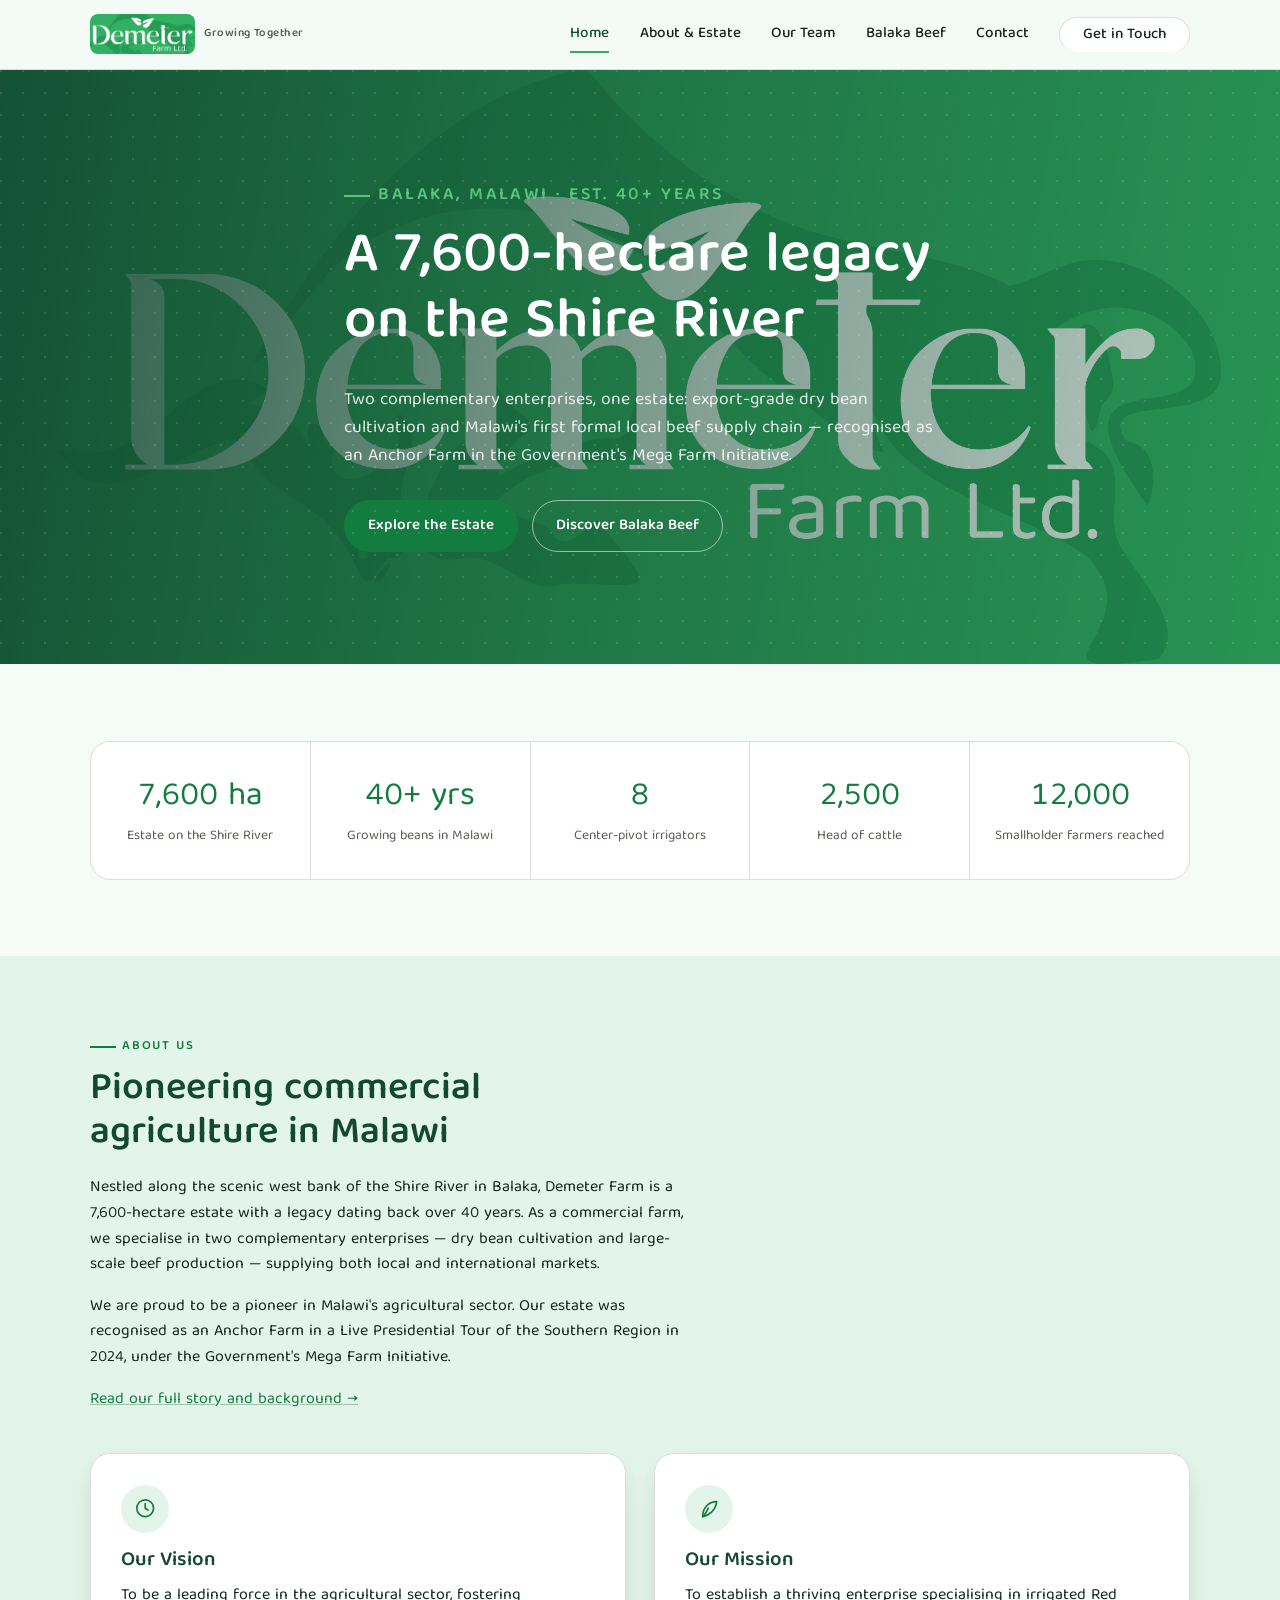
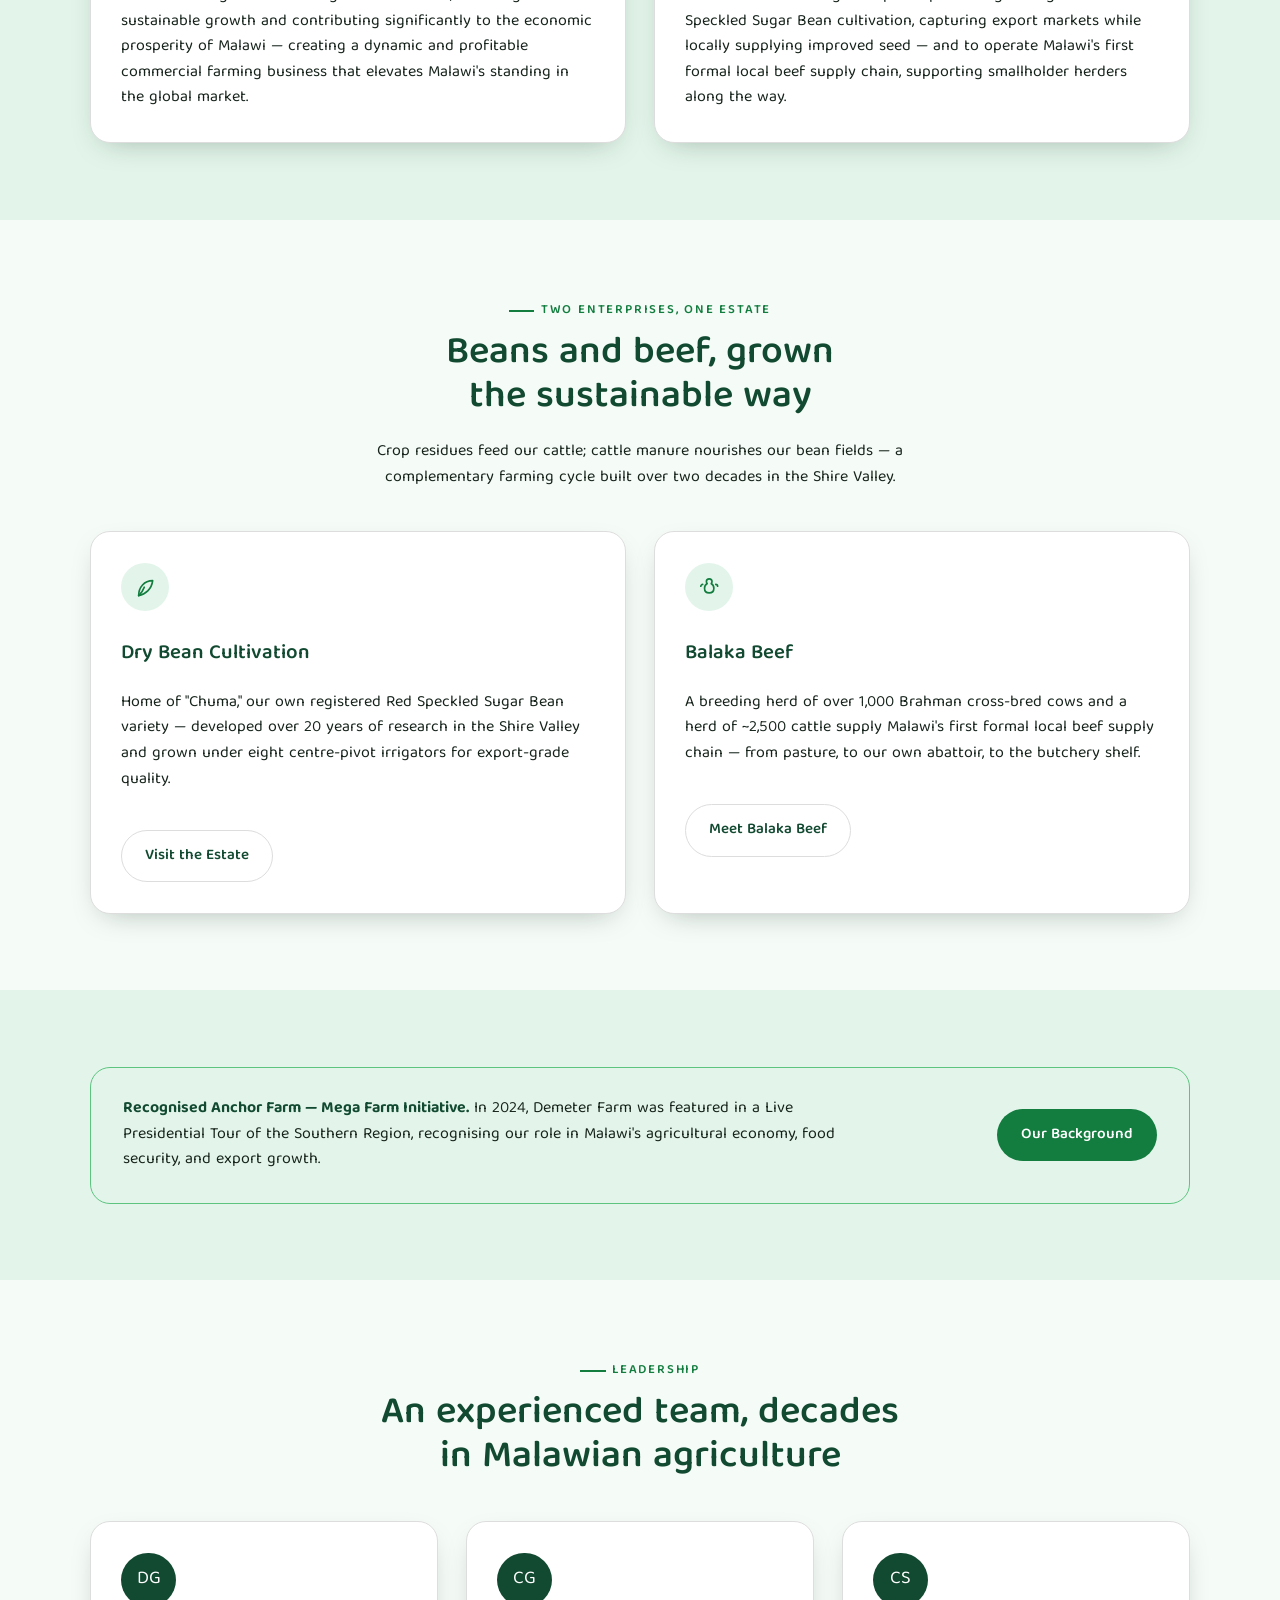
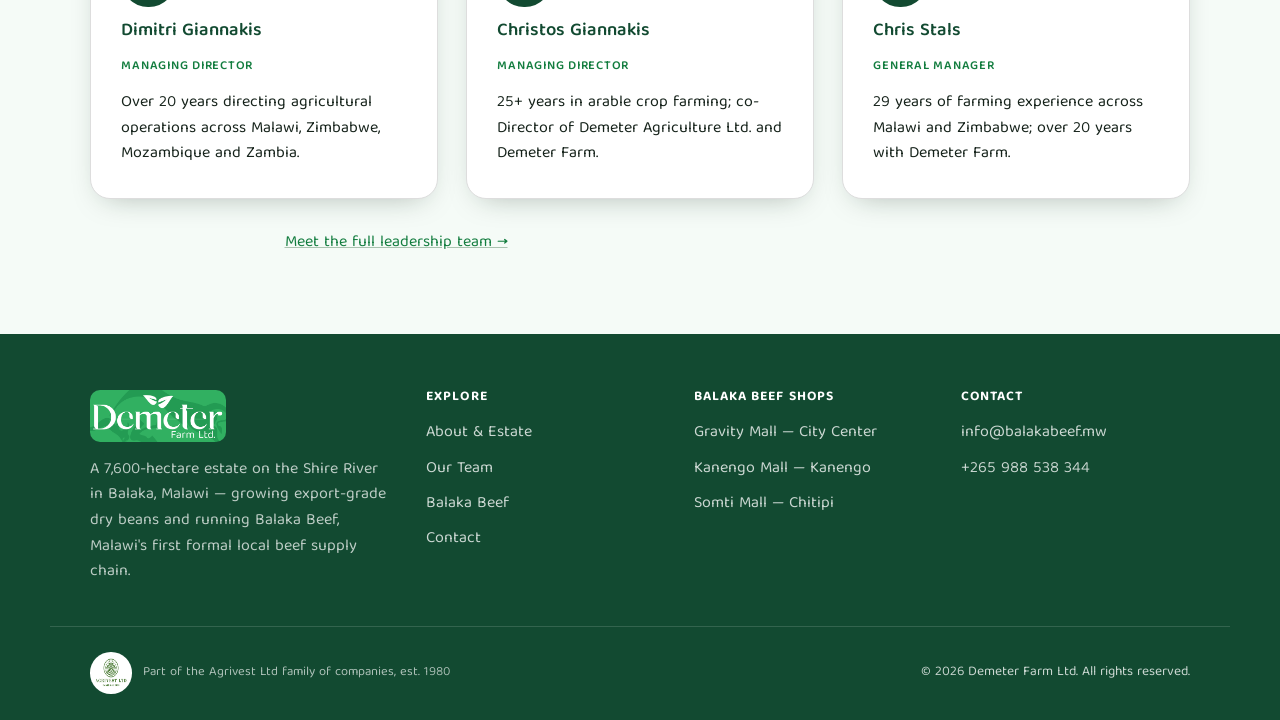
<file: index.html>
<!doctype html>
<html lang="en">
<head>
<meta charset="UTF-8">
<meta name="viewport" content="width=device-width, initial-scale=1">
<title>Demeter Farm | 7,600-Hectare Estate in Balaka, Malawi</title>
<meta name="description" content="Demeter Farm is a 7,600-hectare estate on the Shire River in Balaka, Malawi — 40+ years growing export-grade dry beans and running Balaka Beef, Malawi's first formal local beef supply chain.">
<link rel="icon" href="assets/img/favicon.svg" type="image/svg+xml">
<link rel="icon" href="assets/img/favicon-32.png" sizes="32x32">
<link rel="apple-touch-icon" href="assets/img/apple-touch-icon.png">
<link rel="preconnect" href="https://fonts.googleapis.com">
<link rel="preconnect" href="https://fonts.gstatic.com" crossorigin>
<link href="https://fonts.googleapis.com/css2?family=Baloo+Tamma+2:wght@400;500;600;700;800&display=swap" rel="stylesheet">
<link rel="stylesheet" href="assets/css/style.css">
</head>
<body>
<a class="skip-link" href="#main">Skip to content</a>

<header class="site-header">
  <div class="container nav">
    <a class="brand" href="index.html">
      <img src="assets/img/demeter-logo-lockup.png" alt="Demeter Farm Ltd.">
      <span>Growing Together</span>
    </a>
    <nav aria-label="Primary">
      <button class="nav-toggle" aria-expanded="false" aria-controls="primary-nav" aria-label="Toggle menu">
        <span></span><span></span><span></span>
      </button>
      <ul class="nav-links" id="primary-nav">
        <li><a href="index.html" aria-current="page">Home</a></li>
        <li><a href="about.html">About &amp; Estate</a></li>
        <li><a href="team.html">Our Team</a></li>
        <li><a href="balaka-beef.html">Balaka Beef</a></li>
        <li><a href="contact.html">Contact</a></li>
        <li><a class="btn btn-ghost" href="contact.html">Get in Touch</a></li>
      </ul>
    </nav>
  </div>
</header>

<main id="main">

  <section class="hero hero-image">
    <div class="hero-pattern" aria-hidden="true"></div>
    <div class="container hero-inner">
      <p class="eyebrow">Balaka, Malawi · Est. 40+ years</p>
      <h1>A 7,600-hectare legacy on the Shire River</h1>
      <p>Two complementary enterprises, one estate: export-grade dry bean cultivation and Malawi's first formal local beef supply chain — recognised as an Anchor Farm in the Government's Mega Farm Initiative.</p>
      <div class="hero-actions">
        <a class="btn btn-primary" href="about.html">Explore the Estate</a>
        <a class="btn btn-outline" href="balaka-beef.html">Discover Balaka Beef</a>
      </div>
    </div>
  </section>

  <section class="section">
    <div class="container">
      <div class="stat-grid">
        <div class="stat-tile"><span class="stat-num">7,600 ha</span><span class="stat-label">Estate on the Shire River</span></div>
        <div class="stat-tile"><span class="stat-num">40+ yrs</span><span class="stat-label">Growing beans in Malawi</span></div>
        <div class="stat-tile"><span class="stat-num">8</span><span class="stat-label">Center-pivot irrigators</span></div>
        <div class="stat-tile"><span class="stat-num">2,500</span><span class="stat-label">Head of cattle</span></div>
        <div class="stat-tile"><span class="stat-num">12,000</span><span class="stat-label">Smallholder farmers reached</span></div>
      </div>
    </div>
  </section>

  <section class="section section--tint">
    <div class="container">
      <div class="section-head">
        <p class="eyebrow">About Us</p>
        <h2>Pioneering commercial agriculture in Malawi</h2>
        <p>Nestled along the scenic west bank of the Shire River in Balaka, Demeter Farm is a 7,600-hectare estate with a legacy dating back over 40 years. As a commercial farm, we specialise in two complementary enterprises — dry bean cultivation and large-scale beef production — supplying both local and international markets.</p>
        <p>We are proud to be a pioneer in Malawi's agricultural sector. Our estate was recognised as an Anchor Farm in a Live Presidential Tour of the Southern Region in 2024, under the Government's Mega Farm Initiative.</p>
        <p><a href="about.html">Read our full story and background&nbsp;→</a></p>
      </div>

      <div class="grid grid-2">
        <div class="card">
          <div class="card-icon" aria-hidden="true">
            <svg viewBox="0 0 24 24" fill="none" stroke="currentColor" stroke-width="1.8" stroke-linecap="round" stroke-linejoin="round"><circle cx="12" cy="12" r="9"></circle><path d="M12 7v5l3 2"></path></svg>
          </div>
          <h3>Our Vision</h3>
          <p>To be a leading force in the agricultural sector, fostering sustainable growth and contributing significantly to the economic prosperity of Malawi — creating a dynamic and profitable commercial farming business that elevates Malawi's standing in the global market.</p>
        </div>
        <div class="card">
          <div class="card-icon" aria-hidden="true">
            <svg viewBox="0 0 24 24" fill="none" stroke="currentColor" stroke-width="1.8" stroke-linecap="round" stroke-linejoin="round"><path d="M5 21c0-9 6-16 15-16-1 9-8 15-15 16z"></path><path d="M5 21c3-3 5-6 6-9"></path></svg>
          </div>
          <h3>Our Mission</h3>
          <p>To establish a thriving enterprise specialising in irrigated Red Speckled Sugar Bean cultivation, capturing export markets while locally supplying improved seed — and to operate Malawi's first formal local beef supply chain, supporting smallholder herders along the way.</p>
        </div>
      </div>
    </div>
  </section>

  <section class="section">
    <div class="container">
      <div class="section-head section-head--center">
        <p class="eyebrow">Two Enterprises, One Estate</p>
        <h2>Beans and beef, grown the sustainable way</h2>
        <p style="margin-inline:auto">Crop residues feed our cattle; cattle manure nourishes our bean fields — a complementary farming cycle built over two decades in the Shire Valley.</p>
      </div>
      <div class="grid grid-2">
        <div class="card enterprise-card">
          <div class="card-icon" aria-hidden="true">
            <svg viewBox="0 0 24 24" fill="none" stroke="currentColor" stroke-width="1.8" stroke-linecap="round" stroke-linejoin="round"><path d="M5 21c0-9 6-16 15-16-1 9-8 15-15 16z"></path><path d="M5 21c3-3 5-6 6-9"></path></svg>
          </div>
          <h3>Dry Bean Cultivation</h3>
          <p>Home of "Chuma," our own registered Red Speckled Sugar Bean variety — developed over 20 years of research in the Shire Valley and grown under eight centre-pivot irrigators for export-grade quality.</p>
          <a class="btn btn-ghost" href="about.html">Visit the Estate</a>
        </div>
        <div class="card enterprise-card">
          <div class="card-icon" aria-hidden="true">
            <svg viewBox="0 0 24 24" fill="none" stroke="currentColor" stroke-width="1.8" stroke-linecap="round" stroke-linejoin="round"><path d="M12 3c-2 0-3 1.5-3 3 0 .9.3 1.6.8 2.2C8.1 9 7 10.8 7 13c0 3 2 5 5 5s5-2 5-5c0-2.2-1.1-4-2.8-4.8.5-.6.8-1.3.8-2.2 0-1.5-1-3-3-3z"></path><path d="M5 9c-1 0-2 1-2 2M19 9c1 0 2 1 2 2"></path></svg>
          </div>
          <h3>Balaka Beef</h3>
          <p>A breeding herd of over 1,000 Brahman cross-bred cows and a herd of ~2,500 cattle supply Malawi's first formal local beef supply chain — from pasture, to our own abattoir, to the butchery shelf.</p>
          <a class="btn btn-ghost" href="balaka-beef.html">Meet Balaka Beef</a>
        </div>
      </div>
    </div>
  </section>

  <section class="section section--tint">
    <div class="container">
      <div class="callout">
        <p><strong>Recognised Anchor Farm — Mega Farm Initiative.</strong> In 2024, Demeter Farm was featured in a Live Presidential Tour of the Southern Region, recognising our role in Malawi's agricultural economy, food security, and export growth.</p>
        <a class="btn btn-primary" href="about.html">Our Background</a>
      </div>
    </div>
  </section>

  <section class="section">
    <div class="container">
      <div class="section-head section-head--center">
        <p class="eyebrow">Leadership</p>
        <h2>An experienced team, decades in Malawian agriculture</h2>
      </div>
      <div class="grid grid-3">
        <div class="card team-card">
          <div class="avatar" aria-hidden="true">DG</div>
          <h3 class="team-name">Dimitri Giannakis</h3>
          <span class="team-role">Managing Director</span>
          <p>Over 20 years directing agricultural operations across Malawi, Zimbabwe, Mozambique and Zambia.</p>
        </div>
        <div class="card team-card">
          <div class="avatar" aria-hidden="true">CG</div>
          <h3 class="team-name">Christos Giannakis</h3>
          <span class="team-role">Managing Director</span>
          <p>25+ years in arable crop farming; co-Director of Demeter Agriculture Ltd. and Demeter Farm.</p>
        </div>
        <div class="card team-card">
          <div class="avatar" aria-hidden="true">CS</div>
          <h3 class="team-name">Chris Stals</h3>
          <span class="team-role">General Manager</span>
          <p>29 years of farming experience across Malawi and Zimbabwe; over 20 years with Demeter Farm.</p>
        </div>
      </div>
      <p style="text-align:center; margin-top:2rem;"><a href="team.html">Meet the full leadership team →</a></p>
    </div>
  </section>

</main>

<footer class="site-footer">
  <div class="container footer-grid">
    <div class="footer-about">
      <div class="footer-brand"><img src="assets/img/demeter-logo-lockup.png" alt="Demeter Farm Ltd."></div>
      <p>A 7,600-hectare estate on the Shire River in Balaka, Malawi — growing export-grade dry beans and running Balaka Beef, Malawi's first formal local beef supply chain.</p>
    </div>
    <div>
      <h4>Explore</h4>
      <ul>
        <li><a href="about.html">About &amp; Estate</a></li>
        <li><a href="team.html">Our Team</a></li>
        <li><a href="balaka-beef.html">Balaka Beef</a></li>
        <li><a href="contact.html">Contact</a></li>
      </ul>
    </div>
    <div>
      <h4>Balaka Beef Shops</h4>
      <ul>
        <li>Gravity Mall — City Center</li>
        <li>Kanengo Mall — Kanengo</li>
        <li>Somti Mall — Chitipi</li>
      </ul>
    </div>
    <div>
      <h4>Contact</h4>
      <ul>
        <li><a href="mailto:info@balakabeef.mw">info@balakabeef.mw</a></li>
        <li><a href="tel:+265988538344">+265 988 538 344</a></li>
      </ul>
    </div>
  </div>
  <div class="container footer-bottom">
    <div class="agrivest-badge">
      <img src="assets/img/agrivest-logo.png" alt="Agrivest Ltd, established 1980">
      <span>Part of the Agrivest Ltd family of companies, est. 1980</span>
    </div>
    <p>&copy; <span id="year"></span> Demeter Farm Ltd. All rights reserved.</p>
  </div>
</footer>

<script src="assets/js/main.js"></script>
</body>
</html>
</file>
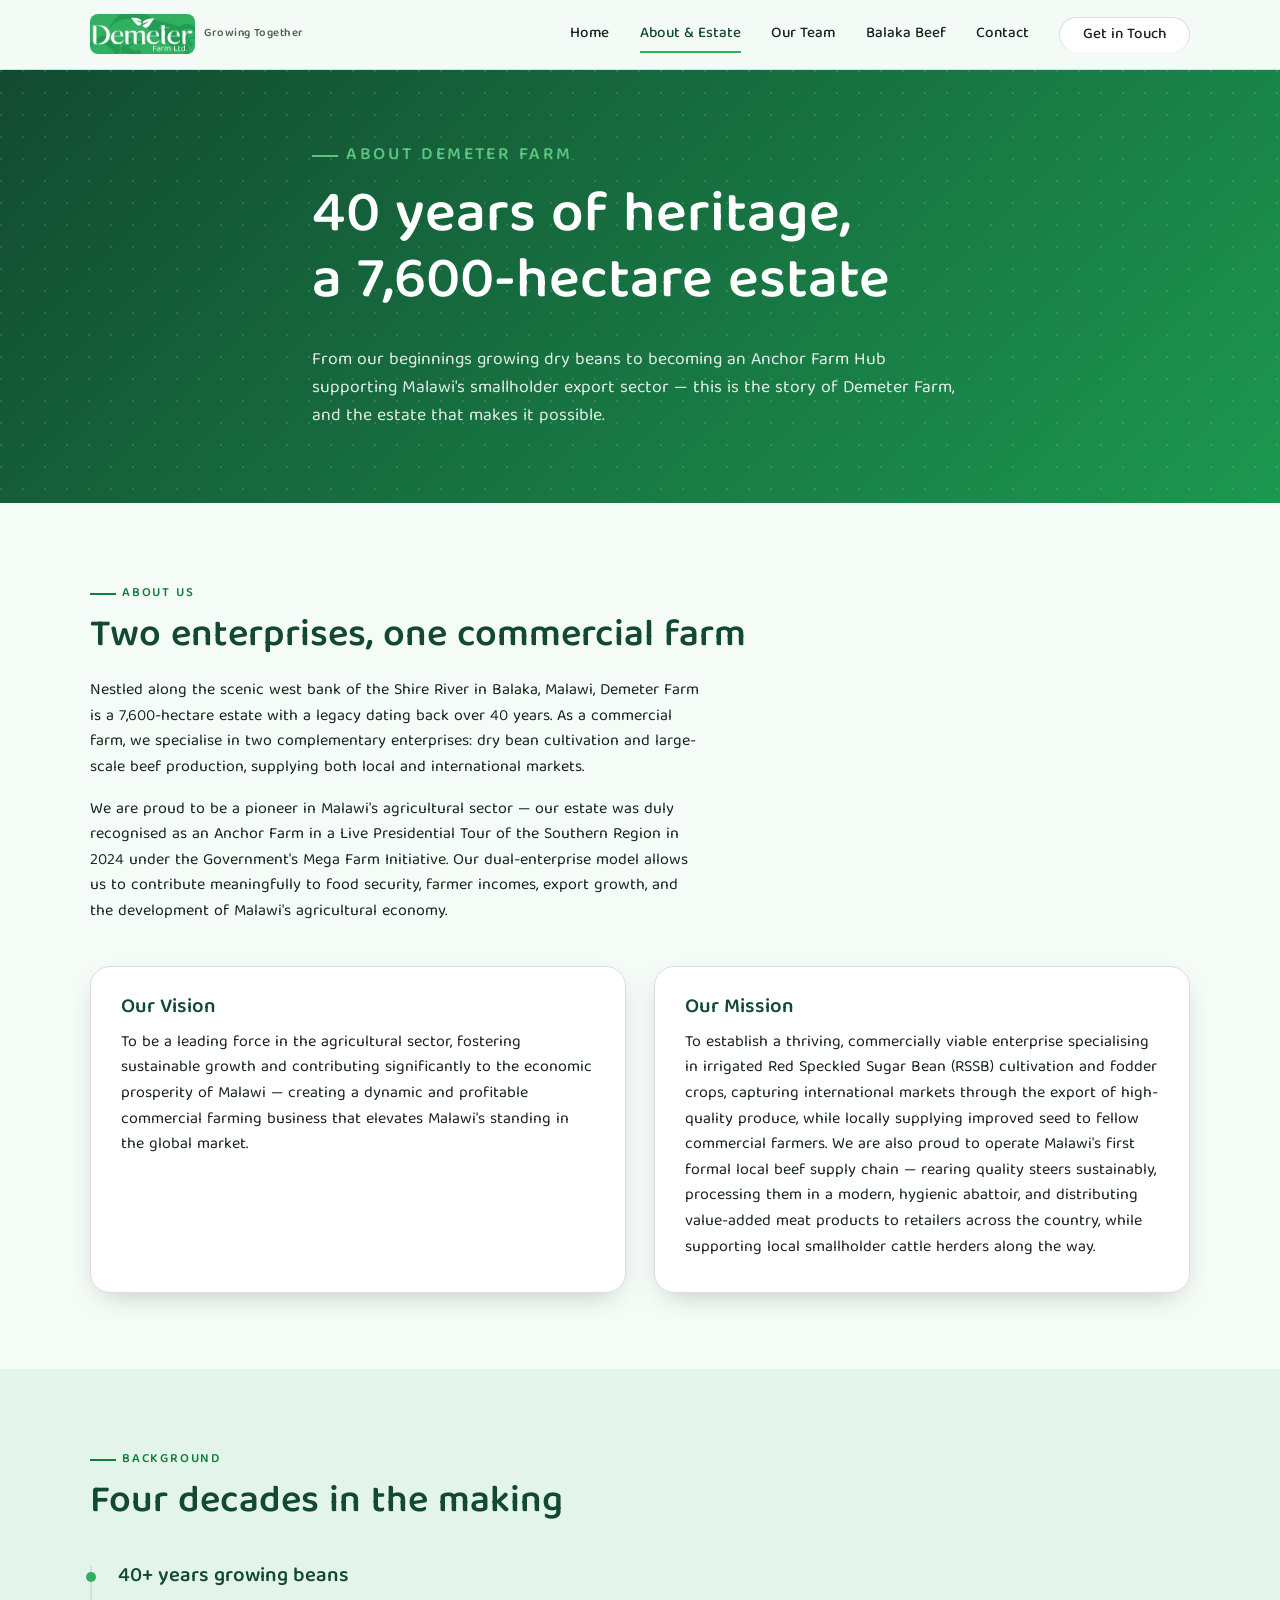
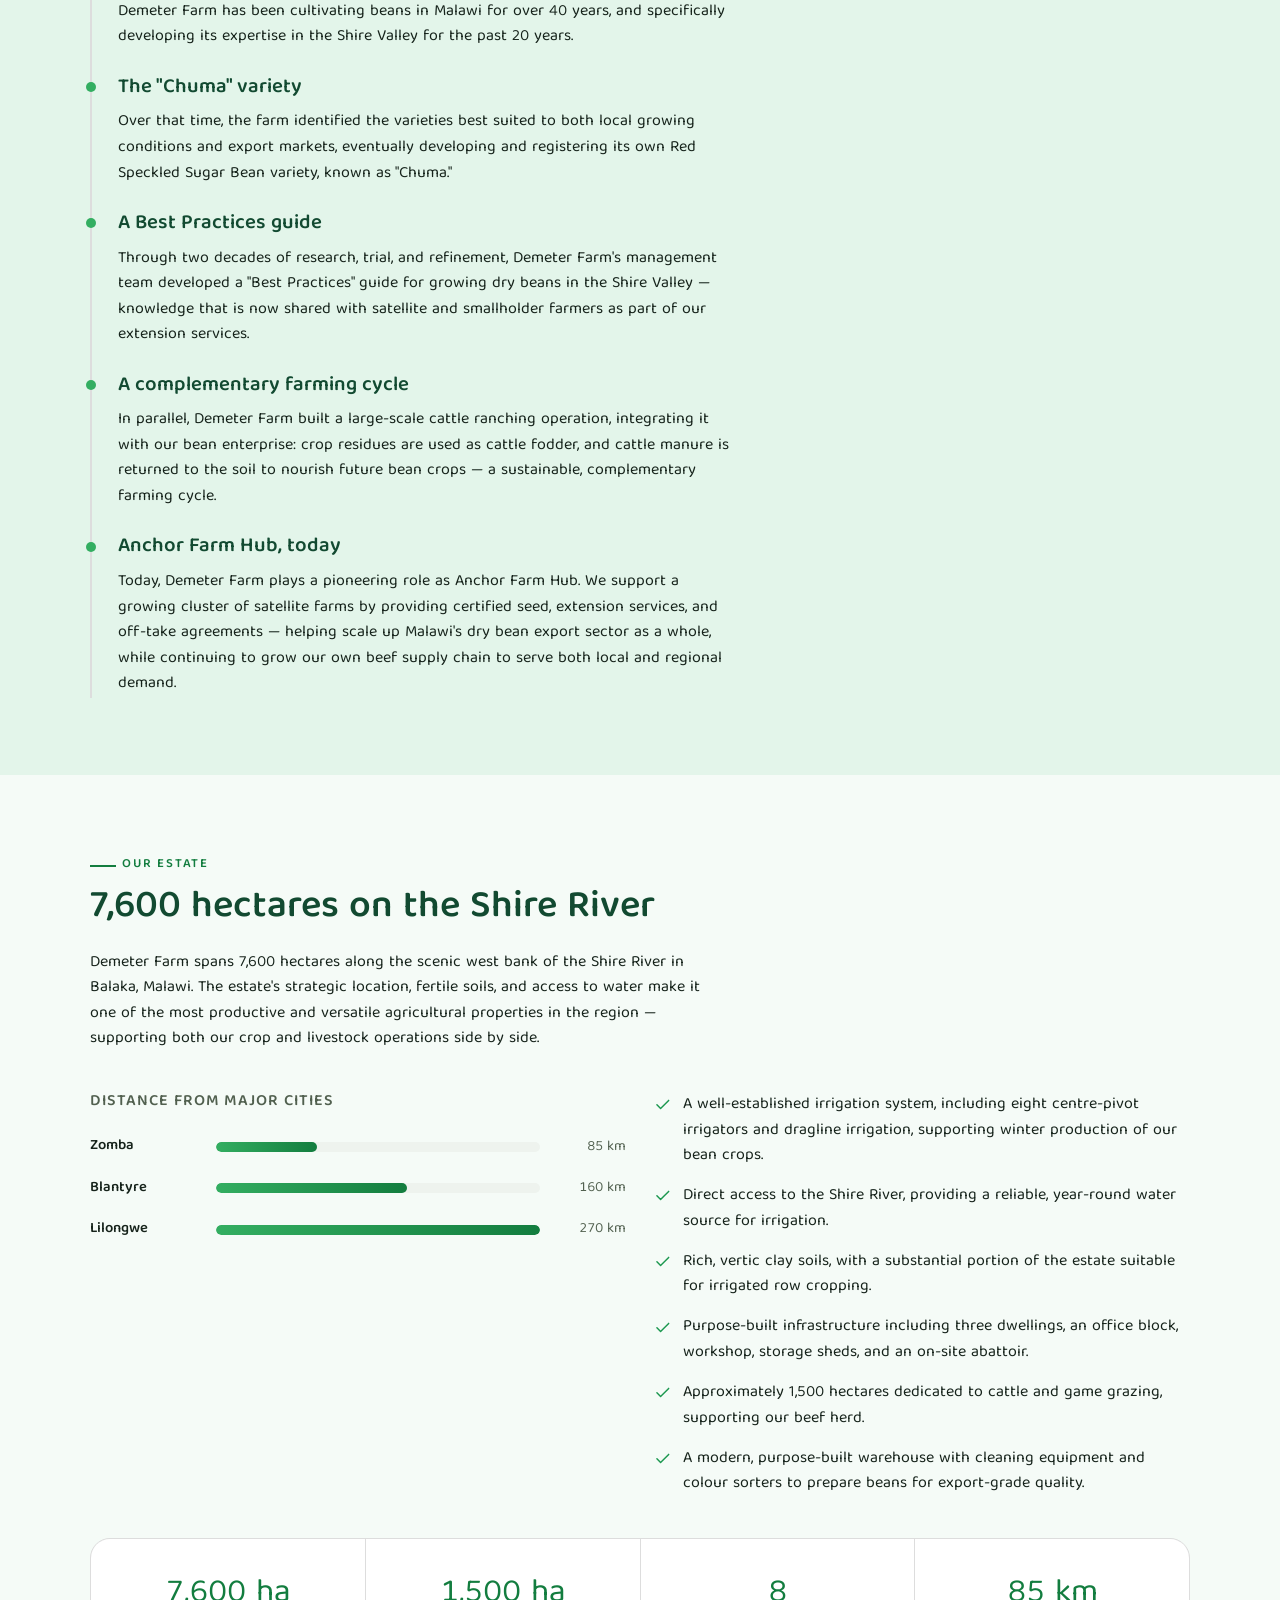
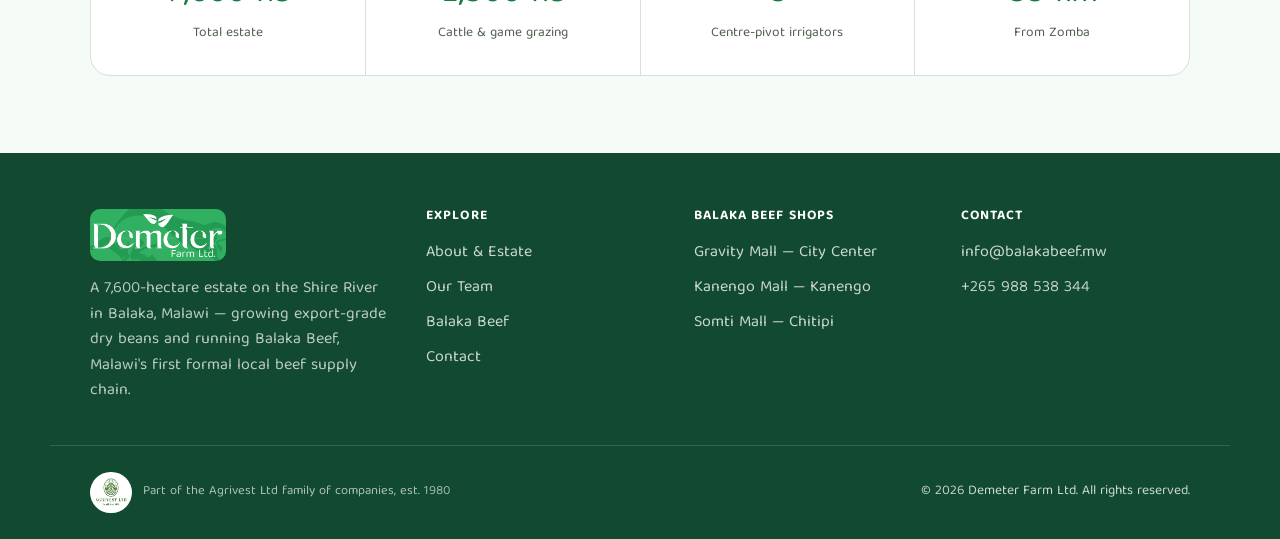
<file: about.html>
<!doctype html>
<html lang="en">
<head>
<meta charset="UTF-8">
<meta name="viewport" content="width=device-width, initial-scale=1">
<title>About &amp; Our Estate | Demeter Farm</title>
<meta name="description" content="40+ years of agricultural heritage in Malawi's Shire Valley: Demeter Farm's background, the Chuma bean variety, our Anchor Farm Hub role, and the 7,600-hectare estate itself.">
<link rel="icon" href="assets/img/favicon.svg" type="image/svg+xml">
<link rel="icon" href="assets/img/favicon-32.png" sizes="32x32">
<link rel="apple-touch-icon" href="assets/img/apple-touch-icon.png">
<link rel="preconnect" href="https://fonts.googleapis.com">
<link rel="preconnect" href="https://fonts.gstatic.com" crossorigin>
<link href="https://fonts.googleapis.com/css2?family=Baloo+Tamma+2:wght@400;500;600;700;800&display=swap" rel="stylesheet">
<link rel="stylesheet" href="assets/css/style.css">
</head>
<body>
<a class="skip-link" href="#main">Skip to content</a>

<header class="site-header">
  <div class="container nav">
    <a class="brand" href="index.html">
      <img src="assets/img/demeter-logo-lockup.png" alt="Demeter Farm Ltd.">
      <span>Growing Together</span>
    </a>
    <nav aria-label="Primary">
      <button class="nav-toggle" aria-expanded="false" aria-controls="primary-nav" aria-label="Toggle menu">
        <span></span><span></span><span></span>
      </button>
      <ul class="nav-links" id="primary-nav">
        <li><a href="index.html">Home</a></li>
        <li><a href="about.html" aria-current="page">About &amp; Estate</a></li>
        <li><a href="team.html">Our Team</a></li>
        <li><a href="balaka-beef.html">Balaka Beef</a></li>
        <li><a href="contact.html">Contact</a></li>
        <li><a class="btn btn-ghost" href="contact.html">Get in Touch</a></li>
      </ul>
    </nav>
  </div>
</header>

<main id="main">

  <section class="hero">
    <div class="hero-pattern" aria-hidden="true"></div>
    <div class="container hero-inner hero-inner--page">
      <p class="eyebrow">About Demeter Farm</p>
      <h1>40 years of heritage, a 7,600-hectare estate</h1>
      <p>From our beginnings growing dry beans to becoming an Anchor Farm Hub supporting Malawi's smallholder export sector — this is the story of Demeter Farm, and the estate that makes it possible.</p>
    </div>
  </section>

  <section class="section">
    <div class="container">
      <div class="section-head">
        <p class="eyebrow">About Us</p>
        <h2>Two enterprises, one commercial farm</h2>
        <p>Nestled along the scenic west bank of the Shire River in Balaka, Malawi, Demeter Farm is a 7,600-hectare estate with a legacy dating back over 40 years. As a commercial farm, we specialise in two complementary enterprises: dry bean cultivation and large-scale beef production, supplying both local and international markets.</p>
        <p>We are proud to be a pioneer in Malawi's agricultural sector — our estate was duly recognised as an Anchor Farm in a Live Presidential Tour of the Southern Region in 2024 under the Government's Mega Farm Initiative. Our dual-enterprise model allows us to contribute meaningfully to food security, farmer incomes, export growth, and the development of Malawi's agricultural economy.</p>
      </div>

      <div class="grid grid-2">
        <div class="card">
          <h3>Our Vision</h3>
          <p>To be a leading force in the agricultural sector, fostering sustainable growth and contributing significantly to the economic prosperity of Malawi — creating a dynamic and profitable commercial farming business that elevates Malawi's standing in the global market.</p>
        </div>
        <div class="card">
          <h3>Our Mission</h3>
          <p>To establish a thriving, commercially viable enterprise specialising in irrigated Red Speckled Sugar Bean (RSSB) cultivation and fodder crops, capturing international markets through the export of high-quality produce, while locally supplying improved seed to fellow commercial farmers. We are also proud to operate Malawi's first formal local beef supply chain — rearing quality steers sustainably, processing them in a modern, hygienic abattoir, and distributing value-added meat products to retailers across the country, while supporting local smallholder cattle herders along the way.</p>
        </div>
      </div>
    </div>
  </section>

  <section class="section section--tint">
    <div class="container">
      <div class="section-head">
        <p class="eyebrow">Background</p>
        <h2>Four decades in the making</h2>
      </div>
      <div class="timeline">
        <div class="timeline-item">
          <h3>40+ years growing beans</h3>
          <p>Demeter Farm has been cultivating beans in Malawi for over 40 years, and specifically developing its expertise in the Shire Valley for the past 20 years.</p>
        </div>
        <div class="timeline-item">
          <h3>The "Chuma" variety</h3>
          <p>Over that time, the farm identified the varieties best suited to both local growing conditions and export markets, eventually developing and registering its own Red Speckled Sugar Bean variety, known as "Chuma."</p>
        </div>
        <div class="timeline-item">
          <h3>A Best Practices guide</h3>
          <p>Through two decades of research, trial, and refinement, Demeter Farm's management team developed a "Best Practices" guide for growing dry beans in the Shire Valley — knowledge that is now shared with satellite and smallholder farmers as part of our extension services.</p>
        </div>
        <div class="timeline-item">
          <h3>A complementary farming cycle</h3>
          <p>In parallel, Demeter Farm built a large-scale cattle ranching operation, integrating it with our bean enterprise: crop residues are used as cattle fodder, and cattle manure is returned to the soil to nourish future bean crops — a sustainable, complementary farming cycle.</p>
        </div>
        <div class="timeline-item">
          <h3>Anchor Farm Hub, today</h3>
          <p>Today, Demeter Farm plays a pioneering role as Anchor Farm Hub. We support a growing cluster of satellite farms by providing certified seed, extension services, and off-take agreements — helping scale up Malawi's dry bean export sector as a whole, while continuing to grow our own beef supply chain to serve both local and regional demand.</p>
        </div>
      </div>
    </div>
  </section>

  <section class="section">
    <div class="container">
      <div class="section-head">
        <p class="eyebrow">Our Estate</p>
        <h2>7,600 hectares on the Shire River</h2>
        <p>Demeter Farm spans 7,600 hectares along the scenic west bank of the Shire River in Balaka, Malawi. The estate's strategic location, fertile soils, and access to water make it one of the most productive and versatile agricultural properties in the region — supporting both our crop and livestock operations side by side.</p>
      </div>

      <div class="grid grid-2" style="align-items:start; margin-bottom:2.5rem;">
        <div>
          <h3 style="font-family:var(--font-body); font-size:1rem; text-transform:uppercase; letter-spacing:0.06em; color:var(--ink-muted);">Distance from major cities</h3>
          <div class="bar-chart">
            <div class="bar-row">
              <span class="bar-label">Zomba</span>
              <div class="bar-track"><div class="bar-fill" style="--val:31"></div></div>
              <span class="bar-value">85 km</span>
            </div>
            <div class="bar-row">
              <span class="bar-label">Blantyre</span>
              <div class="bar-track"><div class="bar-fill" style="--val:59"></div></div>
              <span class="bar-value">160 km</span>
            </div>
            <div class="bar-row">
              <span class="bar-label">Lilongwe</span>
              <div class="bar-track"><div class="bar-fill" style="--val:100"></div></div>
              <span class="bar-value">270 km</span>
            </div>
          </div>
        </div>

        <ul class="check-list">
          <li>
            <svg viewBox="0 0 24 24" fill="none" stroke="currentColor" stroke-width="2" stroke-linecap="round" stroke-linejoin="round"><polyline points="20 6 9 17 4 12"></polyline></svg>
            <span>A well-established irrigation system, including eight centre-pivot irrigators and dragline irrigation, supporting winter production of our bean crops.</span>
          </li>
          <li>
            <svg viewBox="0 0 24 24" fill="none" stroke="currentColor" stroke-width="2" stroke-linecap="round" stroke-linejoin="round"><polyline points="20 6 9 17 4 12"></polyline></svg>
            <span>Direct access to the Shire River, providing a reliable, year-round water source for irrigation.</span>
          </li>
          <li>
            <svg viewBox="0 0 24 24" fill="none" stroke="currentColor" stroke-width="2" stroke-linecap="round" stroke-linejoin="round"><polyline points="20 6 9 17 4 12"></polyline></svg>
            <span>Rich, vertic clay soils, with a substantial portion of the estate suitable for irrigated row cropping.</span>
          </li>
          <li>
            <svg viewBox="0 0 24 24" fill="none" stroke="currentColor" stroke-width="2" stroke-linecap="round" stroke-linejoin="round"><polyline points="20 6 9 17 4 12"></polyline></svg>
            <span>Purpose-built infrastructure including three dwellings, an office block, workshop, storage sheds, and an on-site abattoir.</span>
          </li>
          <li>
            <svg viewBox="0 0 24 24" fill="none" stroke="currentColor" stroke-width="2" stroke-linecap="round" stroke-linejoin="round"><polyline points="20 6 9 17 4 12"></polyline></svg>
            <span>Approximately 1,500 hectares dedicated to cattle and game grazing, supporting our beef herd.</span>
          </li>
          <li>
            <svg viewBox="0 0 24 24" fill="none" stroke="currentColor" stroke-width="2" stroke-linecap="round" stroke-linejoin="round"><polyline points="20 6 9 17 4 12"></polyline></svg>
            <span>A modern, purpose-built warehouse with cleaning equipment and colour sorters to prepare beans for export-grade quality.</span>
          </li>
        </ul>
      </div>

      <div class="stat-grid">
        <div class="stat-tile"><span class="stat-num">7,600 ha</span><span class="stat-label">Total estate</span></div>
        <div class="stat-tile"><span class="stat-num">1,500 ha</span><span class="stat-label">Cattle &amp; game grazing</span></div>
        <div class="stat-tile"><span class="stat-num">8</span><span class="stat-label">Centre-pivot irrigators</span></div>
        <div class="stat-tile"><span class="stat-num">85 km</span><span class="stat-label">From Zomba</span></div>
      </div>
    </div>
  </section>

</main>

<footer class="site-footer">
  <div class="container footer-grid">
    <div class="footer-about">
      <div class="footer-brand"><img src="assets/img/demeter-logo-lockup.png" alt="Demeter Farm Ltd."></div>
      <p>A 7,600-hectare estate on the Shire River in Balaka, Malawi — growing export-grade dry beans and running Balaka Beef, Malawi's first formal local beef supply chain.</p>
    </div>
    <div>
      <h4>Explore</h4>
      <ul>
        <li><a href="about.html">About &amp; Estate</a></li>
        <li><a href="team.html">Our Team</a></li>
        <li><a href="balaka-beef.html">Balaka Beef</a></li>
        <li><a href="contact.html">Contact</a></li>
      </ul>
    </div>
    <div>
      <h4>Balaka Beef Shops</h4>
      <ul>
        <li>Gravity Mall — City Center</li>
        <li>Kanengo Mall — Kanengo</li>
        <li>Somti Mall — Chitipi</li>
      </ul>
    </div>
    <div>
      <h4>Contact</h4>
      <ul>
        <li><a href="mailto:info@balakabeef.mw">info@balakabeef.mw</a></li>
        <li><a href="tel:+265988538344">+265 988 538 344</a></li>
      </ul>
    </div>
  </div>
  <div class="container footer-bottom">
    <div class="agrivest-badge">
      <img src="assets/img/agrivest-logo.png" alt="Agrivest Ltd, established 1980">
      <span>Part of the Agrivest Ltd family of companies, est. 1980</span>
    </div>
    <p>&copy; <span id="year"></span> Demeter Farm Ltd. All rights reserved.</p>
  </div>
</footer>

<script src="assets/js/main.js"></script>
</body>
</html>
</file>
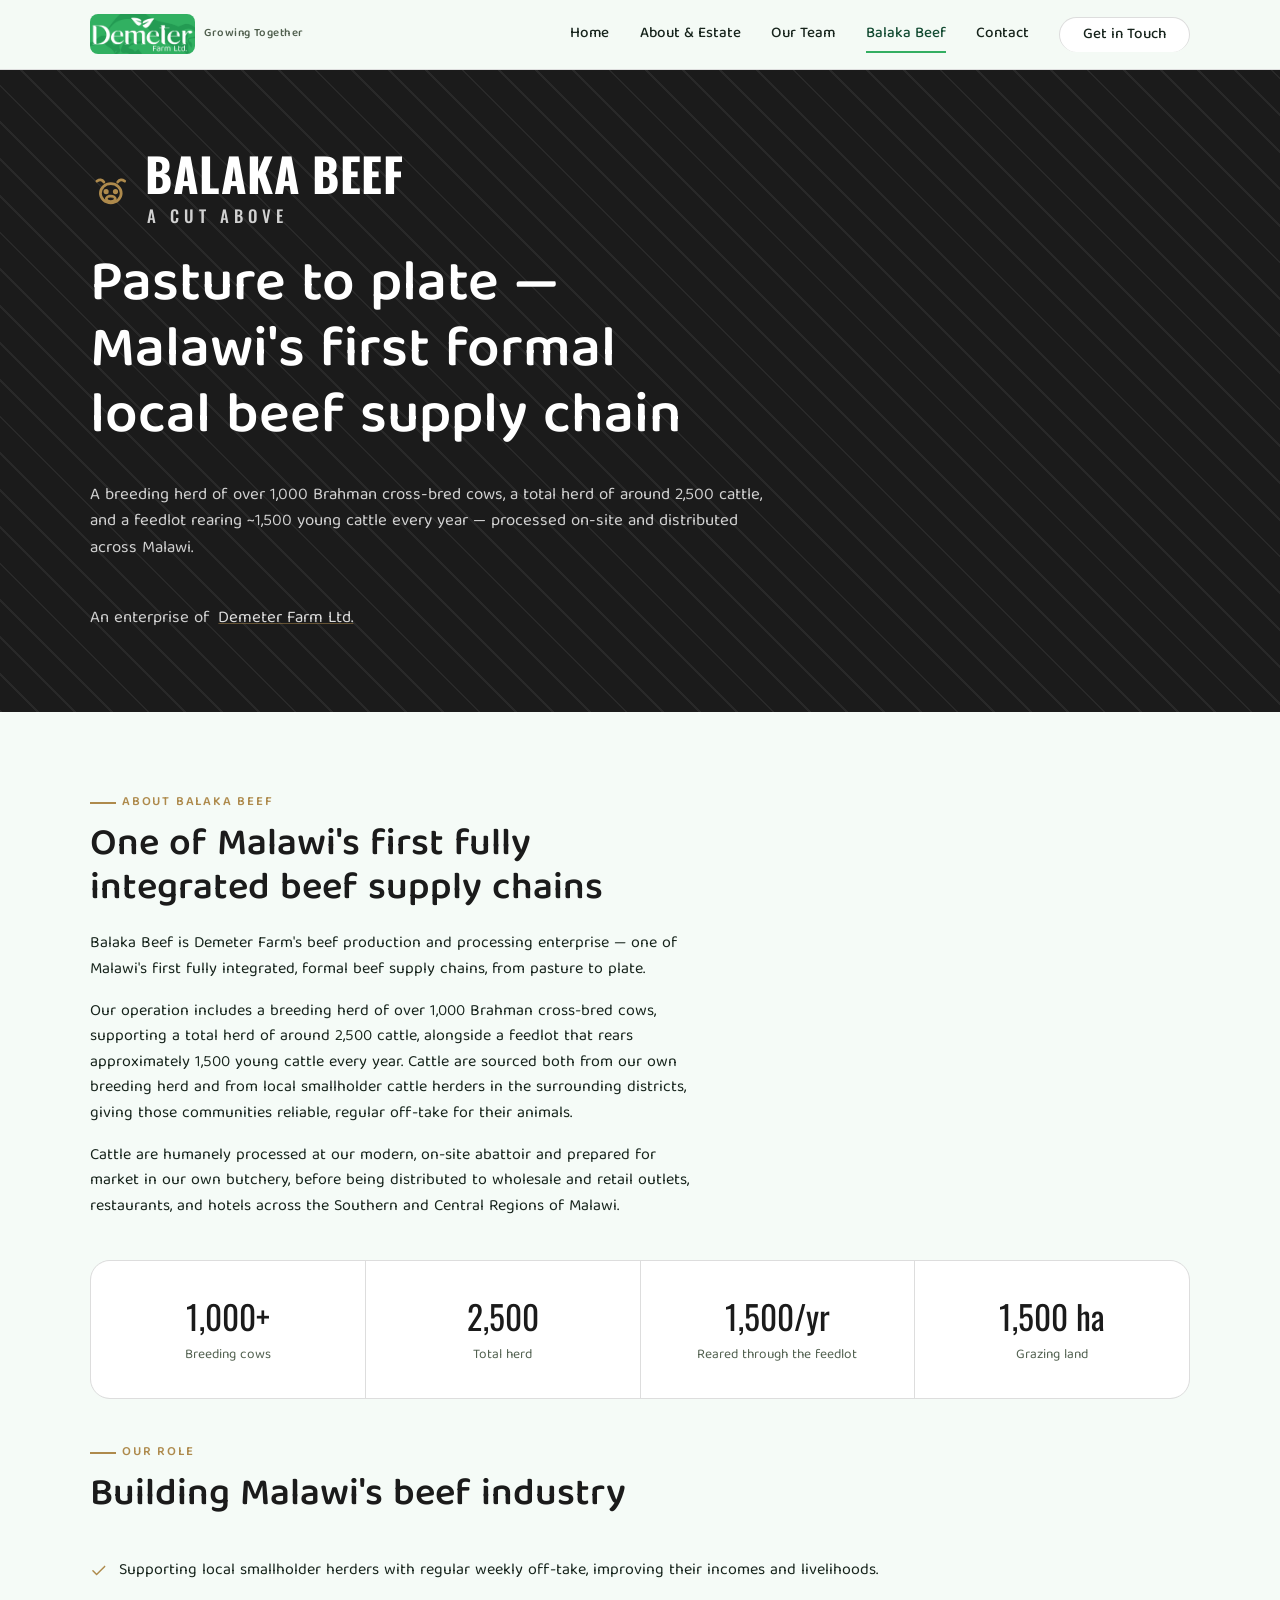
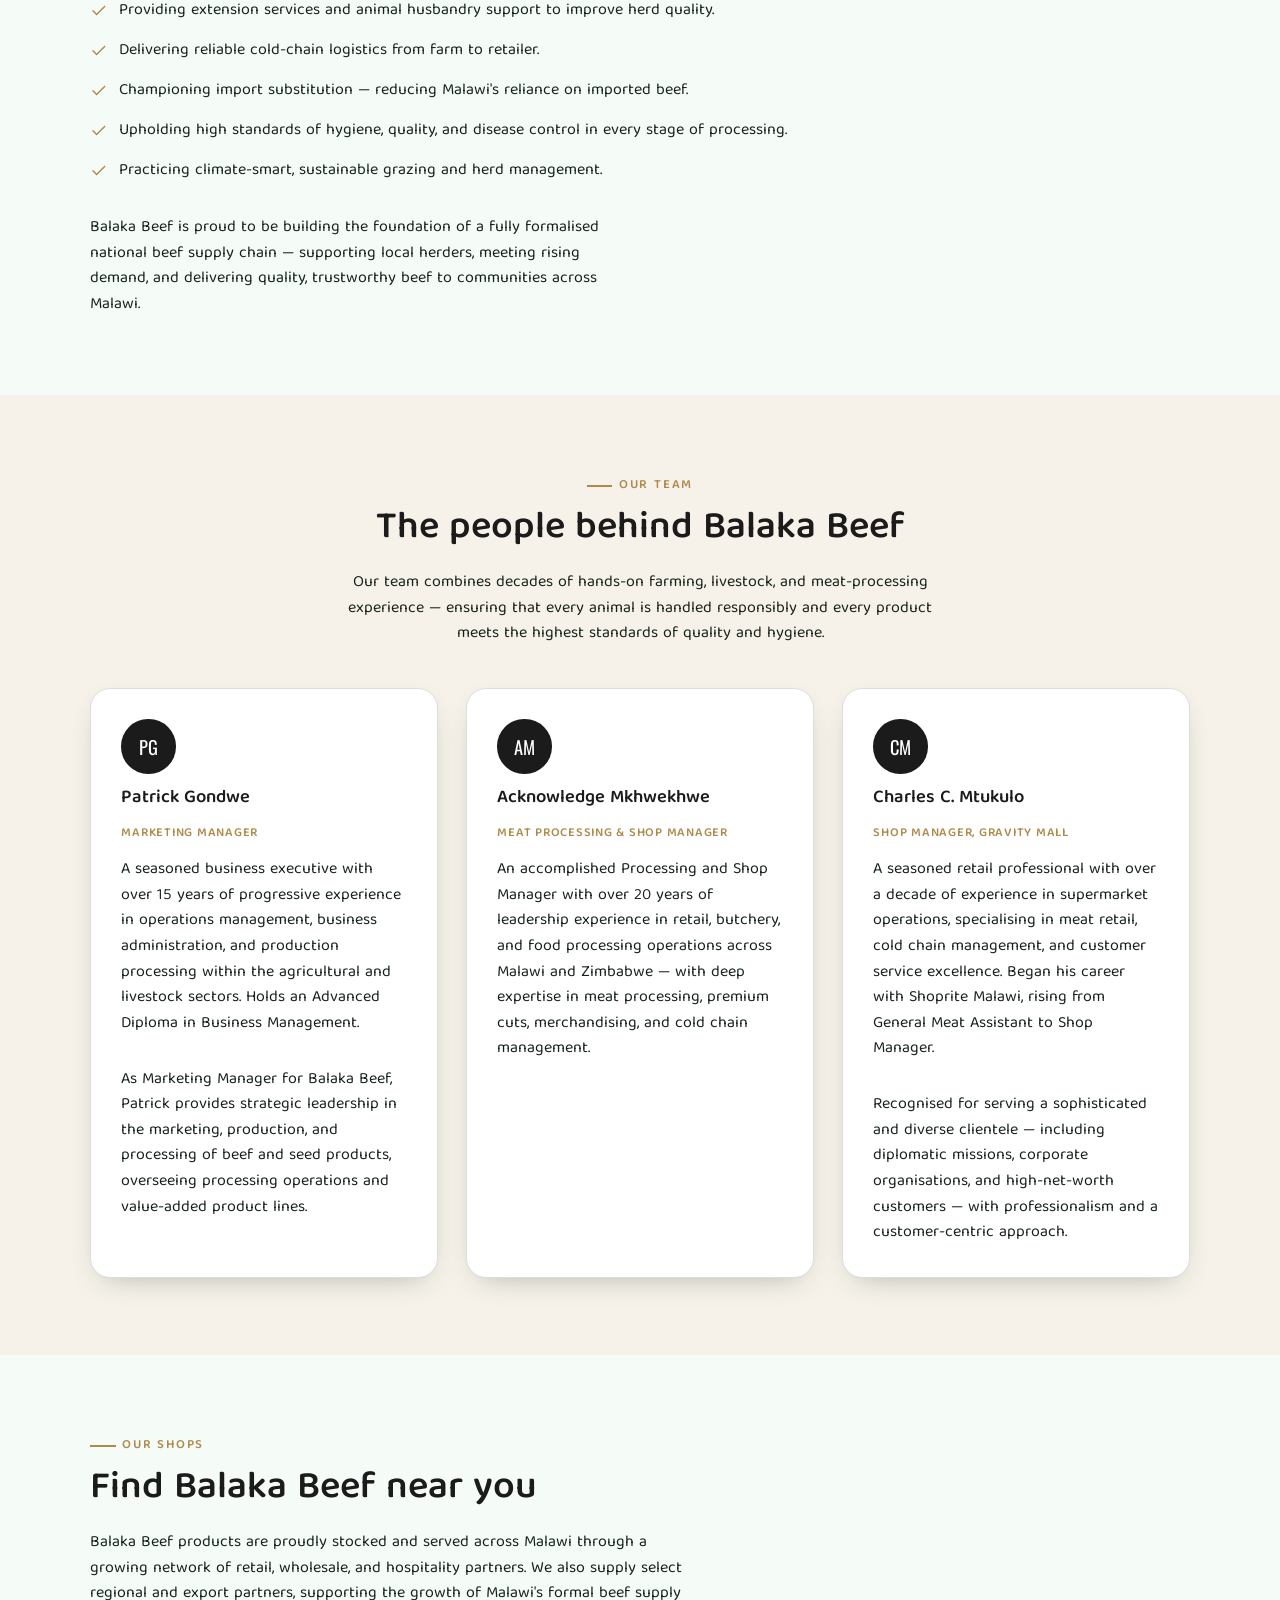
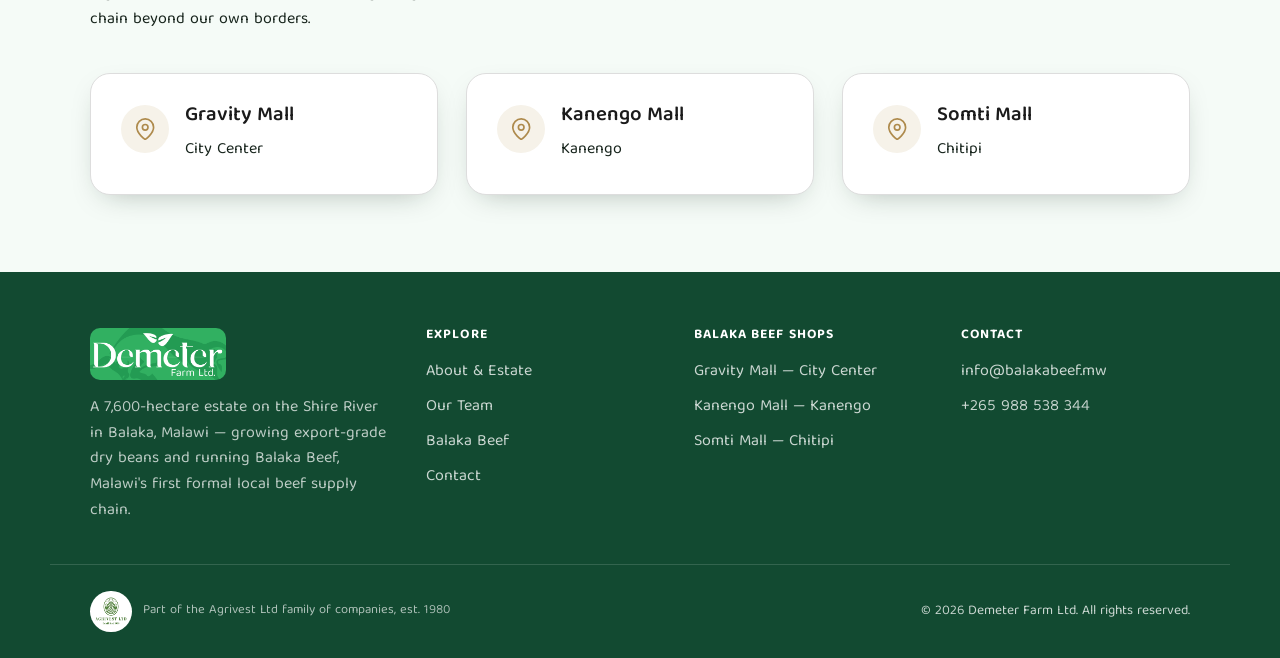
<file: balaka-beef.html>
<!doctype html>
<html lang="en">
<head>
<meta charset="UTF-8">
<meta name="viewport" content="width=device-width, initial-scale=1">
<title>Balaka Beef | Demeter Farm</title>
<meta name="description" content="Balaka Beef is Demeter Farm's beef production and processing enterprise — one of Malawi's first fully integrated, formal beef supply chains, from pasture to plate.">
<link rel="icon" href="assets/img/favicon.svg" type="image/svg+xml">
<link rel="icon" href="assets/img/favicon-32.png" sizes="32x32">
<link rel="apple-touch-icon" href="assets/img/apple-touch-icon.png">
<link rel="preconnect" href="https://fonts.googleapis.com">
<link rel="preconnect" href="https://fonts.gstatic.com" crossorigin>
<link href="https://fonts.googleapis.com/css2?family=Baloo+Tamma+2:wght@400;500;600;700;800&family=Oswald:wght@500;600;700&display=swap" rel="stylesheet">
<link rel="stylesheet" href="assets/css/style.css">
<link rel="stylesheet" href="assets/css/balaka.css">
</head>
<body>
<a class="skip-link" href="#main">Skip to content</a>

<header class="site-header">
  <div class="container nav">
    <a class="brand" href="index.html">
      <img src="assets/img/demeter-logo-lockup.png" alt="Demeter Farm Ltd.">
      <span>Growing Together</span>
    </a>
    <nav aria-label="Primary">
      <button class="nav-toggle" aria-expanded="false" aria-controls="primary-nav" aria-label="Toggle menu">
        <span></span><span></span><span></span>
      </button>
      <ul class="nav-links" id="primary-nav">
        <li><a href="index.html">Home</a></li>
        <li><a href="about.html">About &amp; Estate</a></li>
        <li><a href="team.html">Our Team</a></li>
        <li><a href="balaka-beef.html" aria-current="page">Balaka Beef</a></li>
        <li><a href="contact.html">Contact</a></li>
        <li><a class="btn btn-ghost" href="contact.html">Get in Touch</a></li>
      </ul>
    </nav>
  </div>
</header>

<main id="main" class="balaka-theme">

  <section class="balaka-hero">
    <div class="balaka-hero-pattern" aria-hidden="true"></div>
    <div class="container balaka-hero-inner">
      <div class="balaka-wordmark">
        <svg viewBox="0 0 24 24" fill="none" stroke="currentColor" stroke-width="1.6" stroke-linecap="round" stroke-linejoin="round" aria-hidden="true">
          <path d="M4 7c1.5-1 3-1 4 .5"></path>
          <path d="M20 7c-1.5-1-3-1-4 .5"></path>
          <ellipse cx="12" cy="14" rx="6" ry="5.5"></ellipse>
          <circle cx="9.3" cy="13" r="0.7" fill="currentColor"></circle>
          <circle cx="14.7" cy="13" r="0.7" fill="currentColor"></circle>
          <ellipse cx="12" cy="17.2" rx="2.6" ry="1.6"></ellipse>
        </svg>
        <div>
          <div class="balaka-wordmark-text">Balaka Beef</div>
          <p class="balaka-tagline">A Cut Above</p>
        </div>
      </div>
      <h1>Pasture to plate — Malawi's first formal local beef supply chain</h1>
      <p>A breeding herd of over 1,000 Brahman cross-bred cows, a total herd of around 2,500 cattle, and a feedlot rearing ~1,500 young cattle every year — processed on-site and distributed across Malawi.</p>
      <p class="balaka-parent-note">An enterprise of <a href="index.html">Demeter Farm Ltd.</a></p>
    </div>
  </section>

  <section class="section">
    <div class="container">
      <div class="section-head">
        <p class="eyebrow">About Balaka Beef</p>
        <h2>One of Malawi's first fully integrated beef supply chains</h2>
        <p>Balaka Beef is Demeter Farm's beef production and processing enterprise — one of Malawi's first fully integrated, formal beef supply chains, from pasture to plate.</p>
        <p>Our operation includes a breeding herd of over 1,000 Brahman cross-bred cows, supporting a total herd of around 2,500 cattle, alongside a feedlot that rears approximately 1,500 young cattle every year. Cattle are sourced both from our own breeding herd and from local smallholder cattle herders in the surrounding districts, giving those communities reliable, regular off-take for their animals.</p>
        <p>Cattle are humanely processed at our modern, on-site abattoir and prepared for market in our own butchery, before being distributed to wholesale and retail outlets, restaurants, and hotels across the Southern and Central Regions of Malawi.</p>
      </div>

      <div class="stat-grid" style="margin-bottom:2.5rem;">
        <div class="stat-tile"><span class="stat-num">1,000+</span><span class="stat-label">Breeding cows</span></div>
        <div class="stat-tile"><span class="stat-num">2,500</span><span class="stat-label">Total herd</span></div>
        <div class="stat-tile"><span class="stat-num">1,500/yr</span><span class="stat-label">Reared through the feedlot</span></div>
        <div class="stat-tile"><span class="stat-num">1,500 ha</span><span class="stat-label">Grazing land</span></div>
      </div>

      <div class="section-head">
        <p class="eyebrow">Our Role</p>
        <h2>Building Malawi's beef industry</h2>
      </div>
      <ul class="check-list" style="max-width:52rem;">
        <li><svg viewBox="0 0 24 24" fill="none" stroke="currentColor" stroke-width="2" stroke-linecap="round" stroke-linejoin="round"><polyline points="20 6 9 17 4 12"></polyline></svg><span>Supporting local smallholder herders with regular weekly off-take, improving their incomes and livelihoods.</span></li>
        <li><svg viewBox="0 0 24 24" fill="none" stroke="currentColor" stroke-width="2" stroke-linecap="round" stroke-linejoin="round"><polyline points="20 6 9 17 4 12"></polyline></svg><span>Providing extension services and animal husbandry support to improve herd quality.</span></li>
        <li><svg viewBox="0 0 24 24" fill="none" stroke="currentColor" stroke-width="2" stroke-linecap="round" stroke-linejoin="round"><polyline points="20 6 9 17 4 12"></polyline></svg><span>Delivering reliable cold-chain logistics from farm to retailer.</span></li>
        <li><svg viewBox="0 0 24 24" fill="none" stroke="currentColor" stroke-width="2" stroke-linecap="round" stroke-linejoin="round"><polyline points="20 6 9 17 4 12"></polyline></svg><span>Championing import substitution — reducing Malawi's reliance on imported beef.</span></li>
        <li><svg viewBox="0 0 24 24" fill="none" stroke="currentColor" stroke-width="2" stroke-linecap="round" stroke-linejoin="round"><polyline points="20 6 9 17 4 12"></polyline></svg><span>Upholding high standards of hygiene, quality, and disease control in every stage of processing.</span></li>
        <li><svg viewBox="0 0 24 24" fill="none" stroke="currentColor" stroke-width="2" stroke-linecap="round" stroke-linejoin="round"><polyline points="20 6 9 17 4 12"></polyline></svg><span>Practicing climate-smart, sustainable grazing and herd management.</span></li>
      </ul>
      <p style="margin-top:2rem; max-width:60ch;">Balaka Beef is proud to be building the foundation of a fully formalised national beef supply chain — supporting local herders, meeting rising demand, and delivering quality, trustworthy beef to communities across Malawi.</p>
    </div>
  </section>

  <section class="section section--tint" id="team">
    <div class="container">
      <div class="section-head section-head--center">
        <p class="eyebrow">Our Team</p>
        <h2>The people behind Balaka Beef</h2>
        <p style="margin-inline:auto">Our team combines decades of hands-on farming, livestock, and meat-processing experience — ensuring that every animal is handled responsibly and every product meets the highest standards of quality and hygiene.</p>
      </div>

      <div class="grid grid-3">
        <div class="card team-card">
          <div class="avatar" aria-hidden="true">PG</div>
          <h3 class="team-name">Patrick Gondwe</h3>
          <span class="team-role">Marketing Manager</span>
          <p>A seasoned business executive with over 15 years of progressive experience in operations management, business administration, and production processing within the agricultural and livestock sectors. Holds an Advanced Diploma in Business Management.</p>
          <p>As Marketing Manager for Balaka Beef, Patrick provides strategic leadership in the marketing, production, and processing of beef and seed products, overseeing processing operations and value-added product lines.</p>
        </div>
        <div class="card team-card">
          <div class="avatar" aria-hidden="true">AM</div>
          <h3 class="team-name">Acknowledge Mkhwekhwe</h3>
          <span class="team-role">Meat Processing &amp; Shop Manager</span>
          <p>An accomplished Processing and Shop Manager with over 20 years of leadership experience in retail, butchery, and food processing operations across Malawi and Zimbabwe — with deep expertise in meat processing, premium cuts, merchandising, and cold chain management.</p>
        </div>
        <div class="card team-card">
          <div class="avatar" aria-hidden="true">CM</div>
          <h3 class="team-name">Charles C. Mtukulo</h3>
          <span class="team-role">Shop Manager, Gravity Mall</span>
          <p>A seasoned retail professional with over a decade of experience in supermarket operations, specialising in meat retail, cold chain management, and customer service excellence. Began his career with Shoprite Malawi, rising from General Meat Assistant to Shop Manager.</p>
          <p>Recognised for serving a sophisticated and diverse clientele — including diplomatic missions, corporate organisations, and high-net-worth customers — with professionalism and a customer-centric approach.</p>
        </div>
      </div>
    </div>
  </section>

  <section class="section">
    <div class="container">
      <div class="section-head">
        <p class="eyebrow">Our Shops</p>
        <h2>Find Balaka Beef near you</h2>
        <p>Balaka Beef products are proudly stocked and served across Malawi through a growing network of retail, wholesale, and hospitality partners. We also supply select regional and export partners, supporting the growth of Malawi's formal beef supply chain beyond our own borders.</p>
      </div>
      <div class="grid grid-3">
        <div class="card shop-card">
          <div class="card-icon" aria-hidden="true">
            <svg viewBox="0 0 24 24" fill="none" stroke="currentColor" stroke-width="1.8" stroke-linecap="round" stroke-linejoin="round"><path d="M21 10c0 7-9 13-9 13s-9-6-9-13a9 9 0 0 1 18 0z"></path><circle cx="12" cy="10" r="3"></circle></svg>
          </div>
          <div>
            <h3>Gravity Mall</h3>
            <p>City Center</p>
          </div>
        </div>
        <div class="card shop-card">
          <div class="card-icon" aria-hidden="true">
            <svg viewBox="0 0 24 24" fill="none" stroke="currentColor" stroke-width="1.8" stroke-linecap="round" stroke-linejoin="round"><path d="M21 10c0 7-9 13-9 13s-9-6-9-13a9 9 0 0 1 18 0z"></path><circle cx="12" cy="10" r="3"></circle></svg>
          </div>
          <div>
            <h3>Kanengo Mall</h3>
            <p>Kanengo</p>
          </div>
        </div>
        <div class="card shop-card">
          <div class="card-icon" aria-hidden="true">
            <svg viewBox="0 0 24 24" fill="none" stroke="currentColor" stroke-width="1.8" stroke-linecap="round" stroke-linejoin="round"><path d="M21 10c0 7-9 13-9 13s-9-6-9-13a9 9 0 0 1 18 0z"></path><circle cx="12" cy="10" r="3"></circle></svg>
          </div>
          <div>
            <h3>Somti Mall</h3>
            <p>Chitipi</p>
          </div>
        </div>
      </div>
    </div>
  </section>

</main>

<footer class="site-footer">
  <div class="container footer-grid">
    <div class="footer-about">
      <div class="footer-brand"><img src="assets/img/demeter-logo-lockup.png" alt="Demeter Farm Ltd."></div>
      <p>A 7,600-hectare estate on the Shire River in Balaka, Malawi — growing export-grade dry beans and running Balaka Beef, Malawi's first formal local beef supply chain.</p>
    </div>
    <div>
      <h4>Explore</h4>
      <ul>
        <li><a href="about.html">About &amp; Estate</a></li>
        <li><a href="team.html">Our Team</a></li>
        <li><a href="balaka-beef.html">Balaka Beef</a></li>
        <li><a href="contact.html">Contact</a></li>
      </ul>
    </div>
    <div>
      <h4>Balaka Beef Shops</h4>
      <ul>
        <li>Gravity Mall — City Center</li>
        <li>Kanengo Mall — Kanengo</li>
        <li>Somti Mall — Chitipi</li>
      </ul>
    </div>
    <div>
      <h4>Contact</h4>
      <ul>
        <li><a href="mailto:info@balakabeef.mw">info@balakabeef.mw</a></li>
        <li><a href="tel:+265988538344">+265 988 538 344</a></li>
      </ul>
    </div>
  </div>
  <div class="container footer-bottom">
    <div class="agrivest-badge">
      <img src="assets/img/agrivest-logo.png" alt="Agrivest Ltd, established 1980">
      <span>Part of the Agrivest Ltd family of companies, est. 1980</span>
    </div>
    <p>&copy; <span id="year"></span> Demeter Farm Ltd. All rights reserved.</p>
  </div>
</footer>

<script src="assets/js/main.js"></script>
</body>
</html>
</file>
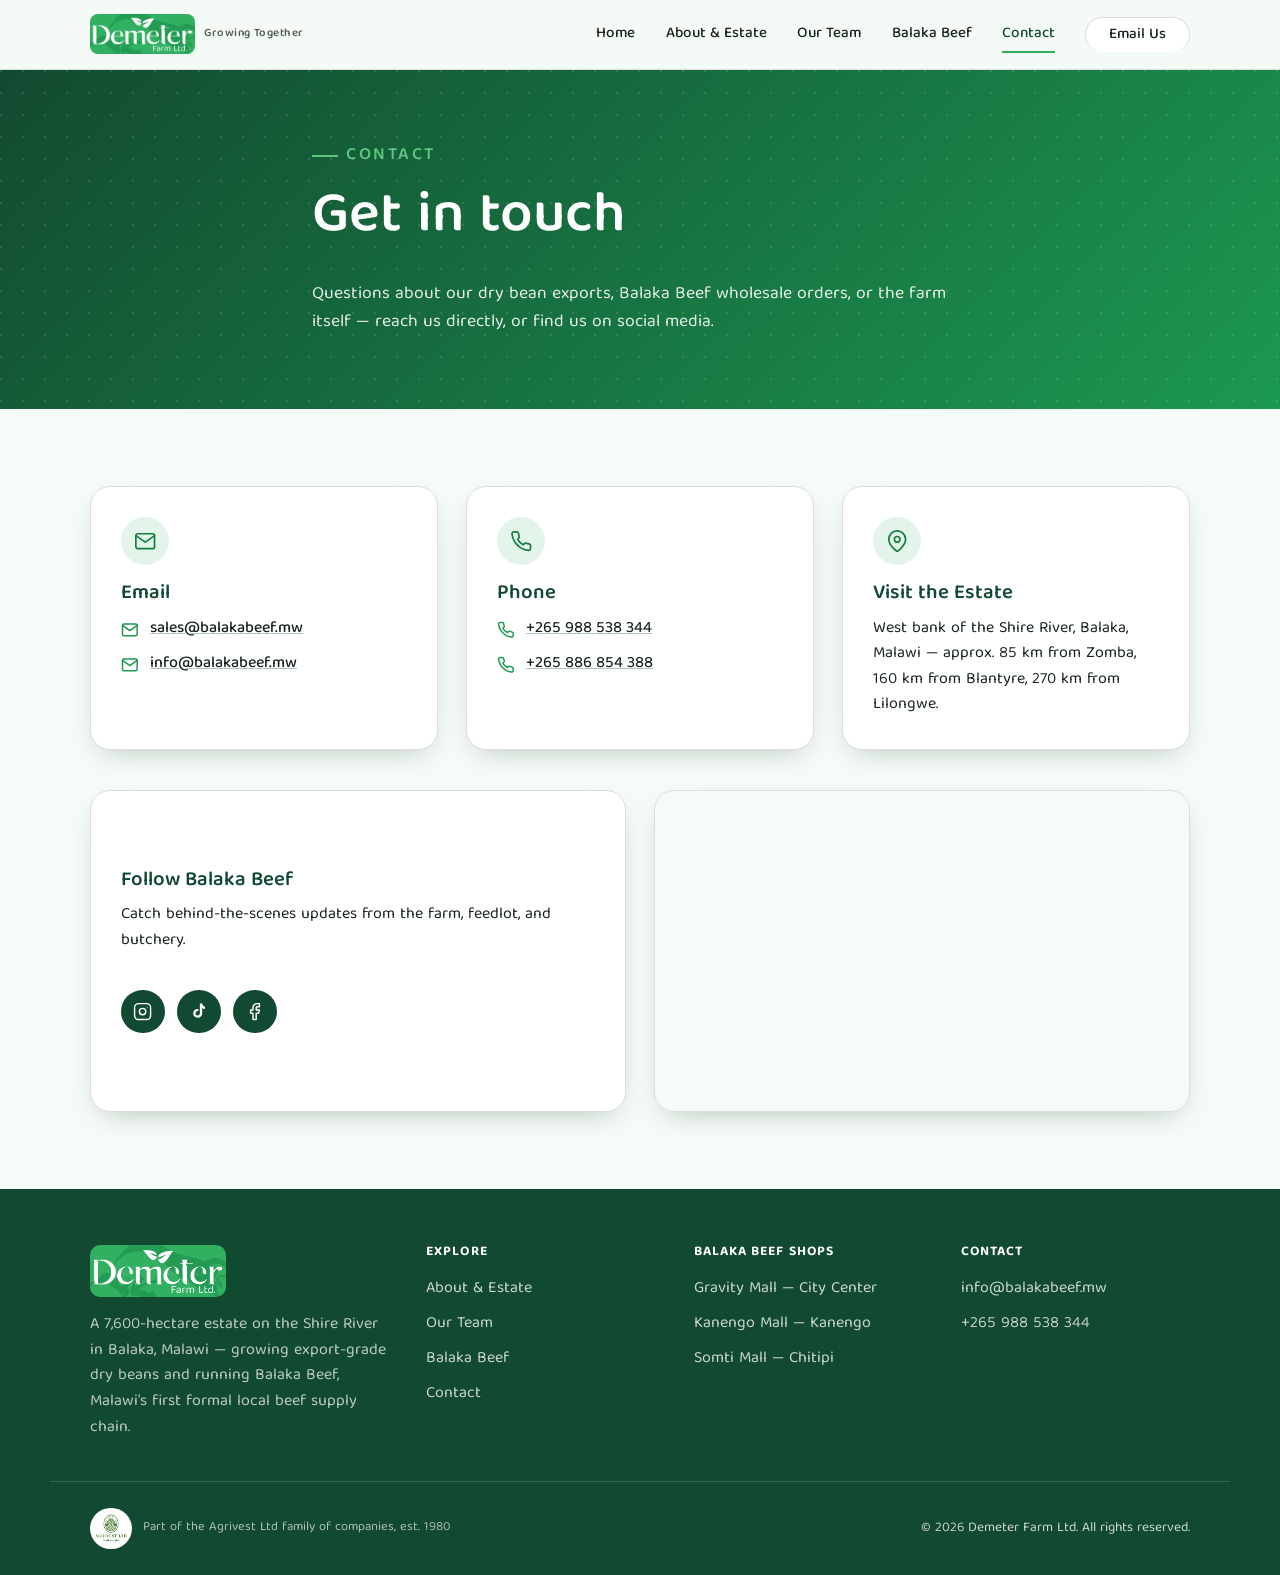
<file: contact.html>
<!doctype html>
<html lang="en">
<head>
<meta charset="UTF-8">
<meta name="viewport" content="width=device-width, initial-scale=1">
<title>Contact Us | Demeter Farm &amp; Balaka Beef</title>
<meta name="description" content="Get in touch with Demeter Farm and Balaka Beef — email, phone, and social media, or find us on the Shire River in Balaka, Malawi.">
<link rel="icon" href="assets/img/favicon.svg" type="image/svg+xml">
<link rel="icon" href="assets/img/favicon-32.png" sizes="32x32">
<link rel="apple-touch-icon" href="assets/img/apple-touch-icon.png">
<link rel="preconnect" href="https://fonts.googleapis.com">
<link rel="preconnect" href="https://fonts.gstatic.com" crossorigin>
<link href="https://fonts.googleapis.com/css2?family=Baloo+Tamma+2:wght@400;500;600;700;800&display=swap" rel="stylesheet">
<link rel="stylesheet" href="assets/css/style.css">
</head>
<body>
<a class="skip-link" href="#main">Skip to content</a>

<header class="site-header">
  <div class="container nav">
    <a class="brand" href="index.html">
      <img src="assets/img/demeter-logo-lockup.png" alt="Demeter Farm Ltd.">
      <span>Growing Together</span>
    </a>
    <nav aria-label="Primary">
      <button class="nav-toggle" aria-expanded="false" aria-controls="primary-nav" aria-label="Toggle menu">
        <span></span><span></span><span></span>
      </button>
      <ul class="nav-links" id="primary-nav">
        <li><a href="index.html">Home</a></li>
        <li><a href="about.html">About &amp; Estate</a></li>
        <li><a href="team.html">Our Team</a></li>
        <li><a href="balaka-beef.html">Balaka Beef</a></li>
        <li><a href="contact.html" aria-current="page">Contact</a></li>
        <li><a class="btn btn-ghost" href="mailto:info@balakabeef.mw">Email Us</a></li>
      </ul>
    </nav>
  </div>
</header>

<main id="main">

  <section class="hero">
    <div class="hero-pattern" aria-hidden="true"></div>
    <div class="container hero-inner hero-inner--page">
      <p class="eyebrow">Contact</p>
      <h1>Get in touch</h1>
      <p>Questions about our dry bean exports, Balaka Beef wholesale orders, or the farm itself — reach us directly, or find us on social media.</p>
    </div>
  </section>

  <section class="section">
    <div class="container">
      <div class="contact-grid">

        <div class="card">
          <div class="card-icon" aria-hidden="true">
            <svg viewBox="0 0 24 24" fill="none" stroke="currentColor" stroke-width="1.8" stroke-linecap="round" stroke-linejoin="round"><rect x="2" y="4" width="20" height="16" rx="2"></rect><path d="m22 6-10 7L2 6"></path></svg>
          </div>
          <h3>Email</h3>
          <div class="contact-line">
            <svg viewBox="0 0 24 24" fill="none" stroke="currentColor" stroke-width="2" stroke-linecap="round" stroke-linejoin="round"><rect x="2" y="4" width="20" height="16" rx="2"></rect><path d="m22 6-10 7L2 6"></path></svg>
            <a href="mailto:sales@balakabeef.mw">sales@balakabeef.mw</a>
          </div>
          <div class="contact-line">
            <svg viewBox="0 0 24 24" fill="none" stroke="currentColor" stroke-width="2" stroke-linecap="round" stroke-linejoin="round"><rect x="2" y="4" width="20" height="16" rx="2"></rect><path d="m22 6-10 7L2 6"></path></svg>
            <a href="mailto:info@balakabeef.mw">info@balakabeef.mw</a>
          </div>
        </div>

        <div class="card">
          <div class="card-icon" aria-hidden="true">
            <svg viewBox="0 0 24 24" fill="none" stroke="currentColor" stroke-width="1.8" stroke-linecap="round" stroke-linejoin="round"><path d="M22 16.92v3a2 2 0 0 1-2.18 2 19.79 19.79 0 0 1-8.63-3.07 19.5 19.5 0 0 1-6-6 19.79 19.79 0 0 1-3.07-8.67A2 2 0 0 1 4.11 2h3a2 2 0 0 1 2 1.72c.127.96.361 1.903.7 2.81a2 2 0 0 1-.45 2.11L8.09 9.91a16 16 0 0 0 6 6l1.27-1.27a2 2 0 0 1 2.11-.45c.907.339 1.85.573 2.81.7A2 2 0 0 1 22 16.92z"></path></svg>
          </div>
          <h3>Phone</h3>
          <div class="contact-line">
            <svg viewBox="0 0 24 24" fill="none" stroke="currentColor" stroke-width="2" stroke-linecap="round" stroke-linejoin="round"><path d="M22 16.92v3a2 2 0 0 1-2.18 2 19.79 19.79 0 0 1-8.63-3.07 19.5 19.5 0 0 1-6-6 19.79 19.79 0 0 1-3.07-8.67A2 2 0 0 1 4.11 2h3a2 2 0 0 1 2 1.72c.127.96.361 1.903.7 2.81a2 2 0 0 1-.45 2.11L8.09 9.91a16 16 0 0 0 6 6l1.27-1.27a2 2 0 0 1 2.11-.45c.907.339 1.85.573 2.81.7A2 2 0 0 1 22 16.92z"></path></svg>
            <a href="tel:+265988538344">+265 988 538 344</a>
          </div>
          <div class="contact-line">
            <svg viewBox="0 0 24 24" fill="none" stroke="currentColor" stroke-width="2" stroke-linecap="round" stroke-linejoin="round"><path d="M22 16.92v3a2 2 0 0 1-2.18 2 19.79 19.79 0 0 1-8.63-3.07 19.5 19.5 0 0 1-6-6 19.79 19.79 0 0 1-3.07-8.67A2 2 0 0 1 4.11 2h3a2 2 0 0 1 2 1.72c.127.96.361 1.903.7 2.81a2 2 0 0 1-.45 2.11L8.09 9.91a16 16 0 0 0 6 6l1.27-1.27a2 2 0 0 1 2.11-.45c.907.339 1.85.573 2.81.7A2 2 0 0 1 22 16.92z"></path></svg>
            <a href="tel:+265886854388">+265 886 854 388</a>
          </div>
        </div>

        <div class="card">
          <div class="card-icon" aria-hidden="true">
            <svg viewBox="0 0 24 24" fill="none" stroke="currentColor" stroke-width="1.8" stroke-linecap="round" stroke-linejoin="round"><path d="M21 10c0 7-9 13-9 13s-9-6-9-13a9 9 0 0 1 18 0z"></path><circle cx="12" cy="10" r="3"></circle></svg>
          </div>
          <h3>Visit the Estate</h3>
          <p>West bank of the Shire River, Balaka, Malawi — approx. 85&nbsp;km from Zomba, 160&nbsp;km from Blantyre, 270&nbsp;km from Lilongwe.</p>
        </div>

      </div>

      <div class="grid grid-2" style="margin-top:2.5rem; align-items:stretch;">
        <div class="card" style="display:flex; flex-direction:column; justify-content:center;">
          <h3>Follow Balaka Beef</h3>
          <p>Catch behind-the-scenes updates from the farm, feedlot, and butchery.</p>
          <div class="social-row">
            <a class="social-btn" href="https://www.instagram.com/balakabeefmw/" target="_blank" rel="noopener" aria-label="Balaka Beef on Instagram">
              <svg viewBox="0 0 24 24" fill="none" stroke="currentColor" stroke-width="1.8" stroke-linecap="round" stroke-linejoin="round"><rect x="2" y="2" width="20" height="20" rx="5"></rect><circle cx="12" cy="12" r="4"></circle><circle cx="17.5" cy="6.5" r="0.6" fill="currentColor" stroke="none"></circle></svg>
            </a>
            <a class="social-btn" href="https://www.tiktok.com/@balakabeef" target="_blank" rel="noopener" aria-label="Balaka Beef on TikTok">
              <svg viewBox="0 0 24 24" fill="currentColor" stroke="none"><path d="M16.5 2c.3 1.9 1.6 3.4 3.5 3.8v2.9c-1.3 0-2.5-.4-3.5-1.1v6.6a5.6 5.6 0 1 1-4.8-5.5v2.9a2.7 2.7 0 1 0 1.9 2.6V2h2.9z"></path></svg>
            </a>
            <a class="social-btn" href="https://www.facebook.com/profile.php?id=61571130990729" target="_blank" rel="noopener" aria-label="Balaka Beef on Facebook">
              <svg viewBox="0 0 24 24" fill="none" stroke="currentColor" stroke-width="1.8" stroke-linecap="round" stroke-linejoin="round"><path d="M18 2h-3a5 5 0 0 0-5 5v3H7v4h3v8h4v-8h3l1-4h-4V7a1 1 0 0 1 1-1h3z"></path></svg>
            </a>
          </div>
        </div>
        <div class="map-frame">
          <iframe
            src="https://www.google.com/maps?q=Balaka%2C%20Malawi&output=embed"
            title="Map showing Balaka, Malawi"
            loading="lazy"
            referrerpolicy="no-referrer-when-downgrade">
          </iframe>
        </div>
      </div>
    </div>
  </section>

</main>

<footer class="site-footer">
  <div class="container footer-grid">
    <div class="footer-about">
      <div class="footer-brand"><img src="assets/img/demeter-logo-lockup.png" alt="Demeter Farm Ltd."></div>
      <p>A 7,600-hectare estate on the Shire River in Balaka, Malawi — growing export-grade dry beans and running Balaka Beef, Malawi's first formal local beef supply chain.</p>
    </div>
    <div>
      <h4>Explore</h4>
      <ul>
        <li><a href="about.html">About &amp; Estate</a></li>
        <li><a href="team.html">Our Team</a></li>
        <li><a href="balaka-beef.html">Balaka Beef</a></li>
        <li><a href="contact.html">Contact</a></li>
      </ul>
    </div>
    <div>
      <h4>Balaka Beef Shops</h4>
      <ul>
        <li>Gravity Mall — City Center</li>
        <li>Kanengo Mall — Kanengo</li>
        <li>Somti Mall — Chitipi</li>
      </ul>
    </div>
    <div>
      <h4>Contact</h4>
      <ul>
        <li><a href="mailto:info@balakabeef.mw">info@balakabeef.mw</a></li>
        <li><a href="tel:+265988538344">+265 988 538 344</a></li>
      </ul>
    </div>
  </div>
  <div class="container footer-bottom">
    <div class="agrivest-badge">
      <img src="assets/img/agrivest-logo.png" alt="Agrivest Ltd, established 1980">
      <span>Part of the Agrivest Ltd family of companies, est. 1980</span>
    </div>
    <p>&copy; <span id="year"></span> Demeter Farm Ltd. All rights reserved.</p>
  </div>
</footer>

<script src="assets/js/main.js"></script>
</body>
</html>
</file>
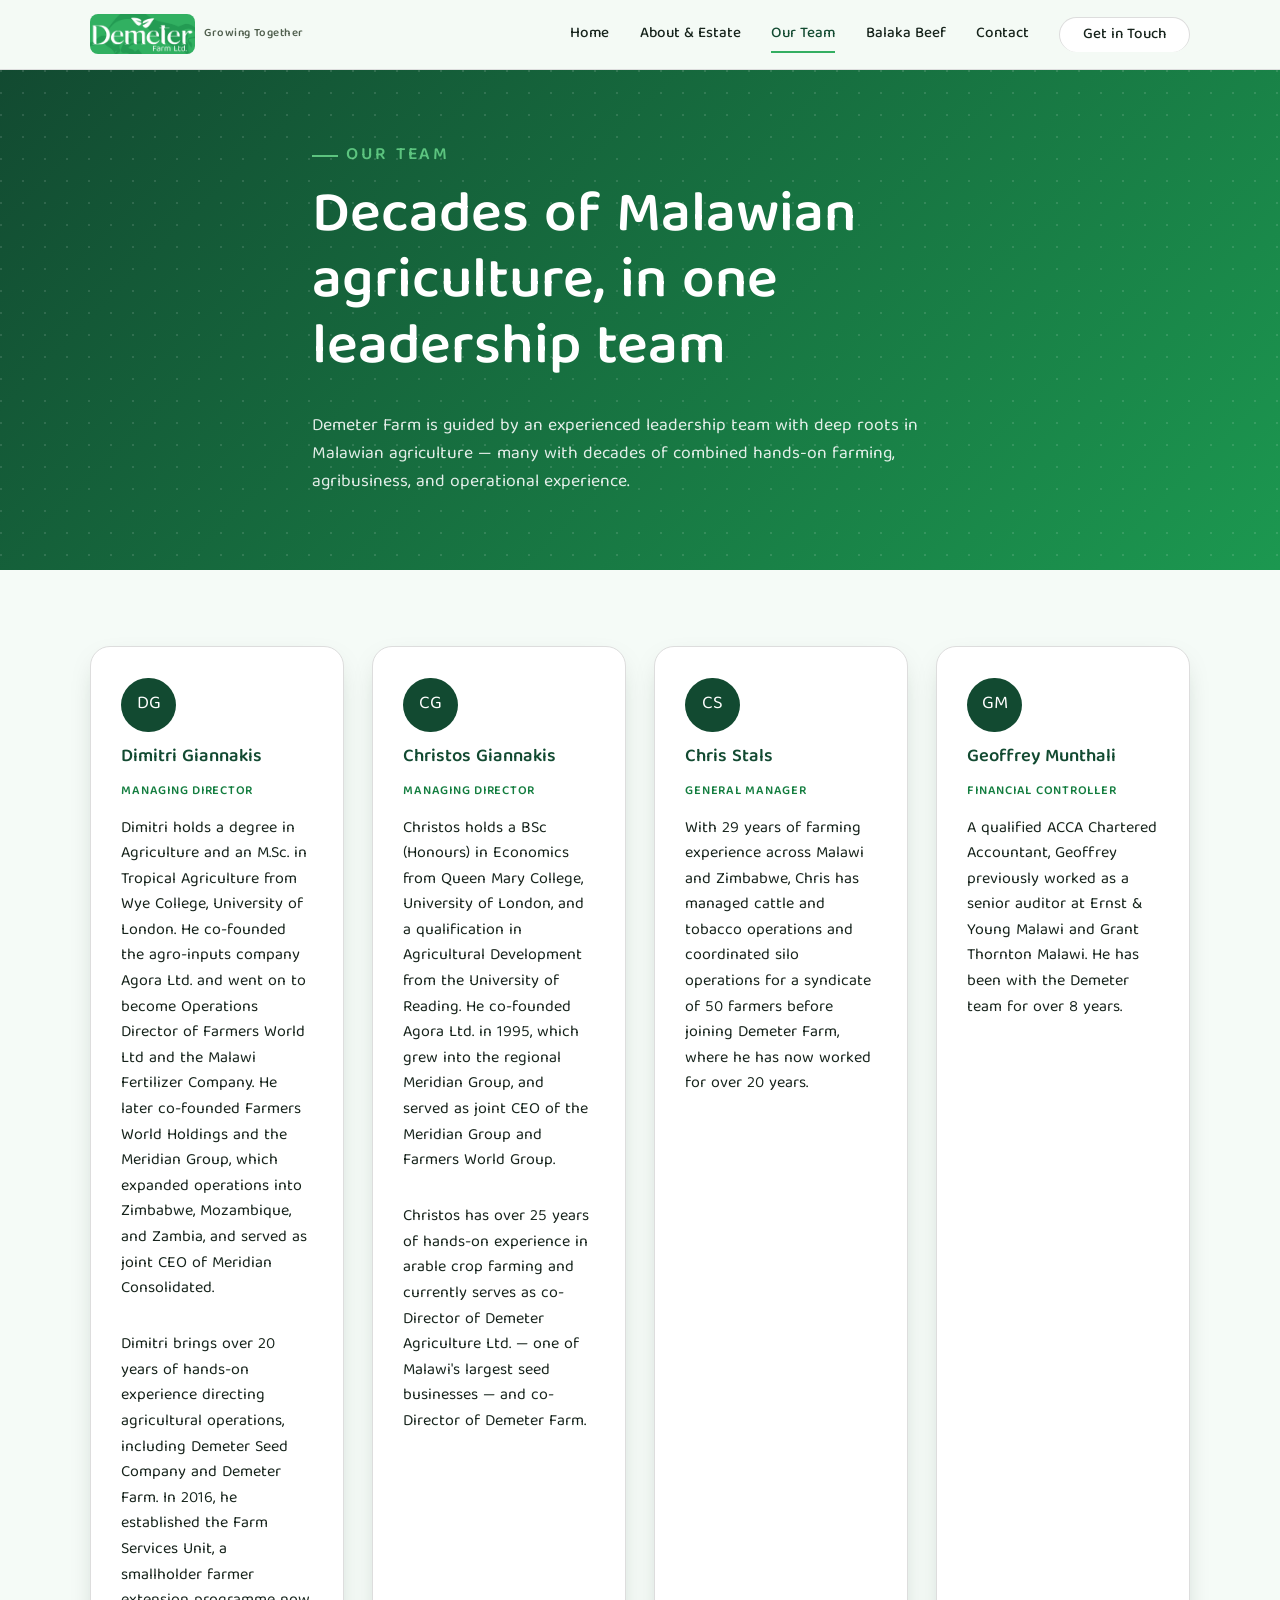
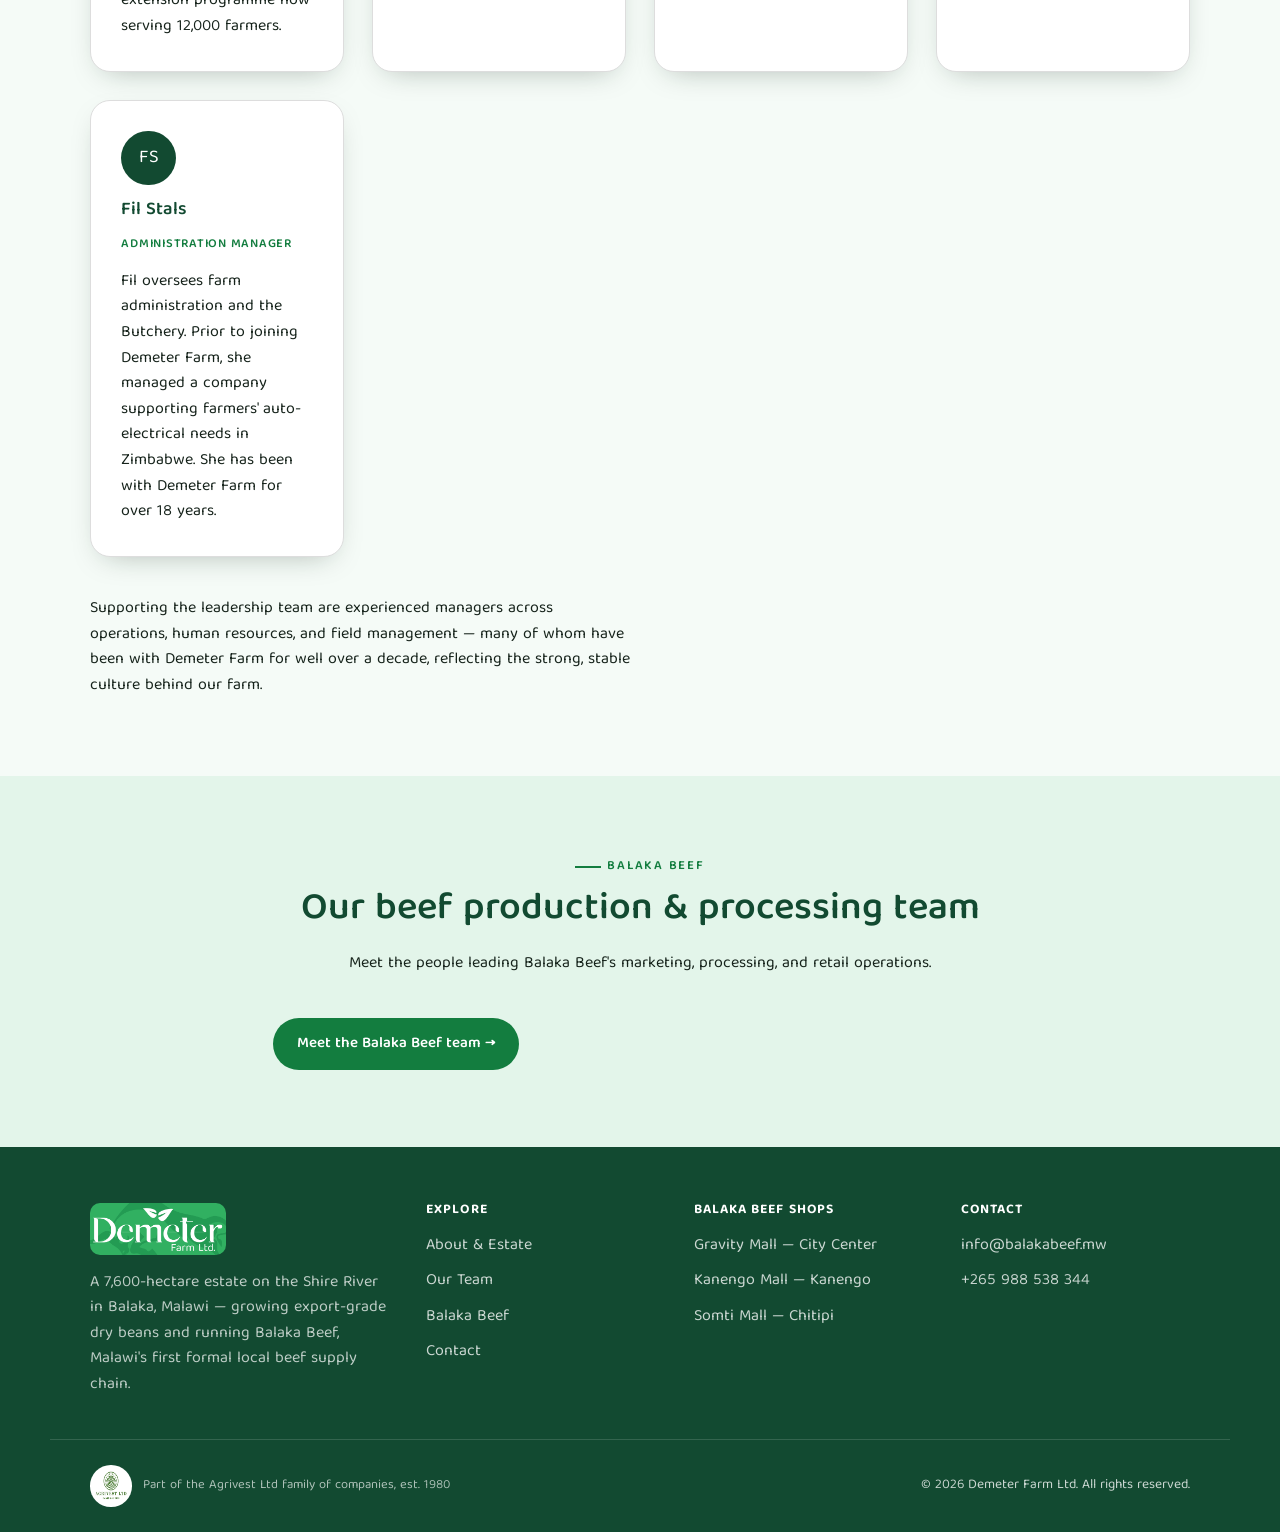
<file: team.html>
<!doctype html>
<html lang="en">
<head>
<meta charset="UTF-8">
<meta name="viewport" content="width=device-width, initial-scale=1">
<title>Our Team | Demeter Farm</title>
<meta name="description" content="Meet the leadership team guiding Demeter Farm — decades of combined hands-on farming, agribusiness, and operational experience in Malawian agriculture.">
<link rel="icon" href="assets/img/favicon.svg" type="image/svg+xml">
<link rel="icon" href="assets/img/favicon-32.png" sizes="32x32">
<link rel="apple-touch-icon" href="assets/img/apple-touch-icon.png">
<link rel="preconnect" href="https://fonts.googleapis.com">
<link rel="preconnect" href="https://fonts.gstatic.com" crossorigin>
<link href="https://fonts.googleapis.com/css2?family=Baloo+Tamma+2:wght@400;500;600;700;800&display=swap" rel="stylesheet">
<link rel="stylesheet" href="assets/css/style.css">
</head>
<body>
<a class="skip-link" href="#main">Skip to content</a>

<header class="site-header">
  <div class="container nav">
    <a class="brand" href="index.html">
      <img src="assets/img/demeter-logo-lockup.png" alt="Demeter Farm Ltd.">
      <span>Growing Together</span>
    </a>
    <nav aria-label="Primary">
      <button class="nav-toggle" aria-expanded="false" aria-controls="primary-nav" aria-label="Toggle menu">
        <span></span><span></span><span></span>
      </button>
      <ul class="nav-links" id="primary-nav">
        <li><a href="index.html">Home</a></li>
        <li><a href="about.html">About &amp; Estate</a></li>
        <li><a href="team.html" aria-current="page">Our Team</a></li>
        <li><a href="balaka-beef.html">Balaka Beef</a></li>
        <li><a href="contact.html">Contact</a></li>
        <li><a class="btn btn-ghost" href="contact.html">Get in Touch</a></li>
      </ul>
    </nav>
  </div>
</header>

<main id="main">

  <section class="hero">
    <div class="hero-pattern" aria-hidden="true"></div>
    <div class="container hero-inner hero-inner--page">
      <p class="eyebrow">Our Team</p>
      <h1>Decades of Malawian agriculture, in one leadership team</h1>
      <p>Demeter Farm is guided by an experienced leadership team with deep roots in Malawian agriculture — many with decades of combined hands-on farming, agribusiness, and operational experience.</p>
    </div>
  </section>

  <section class="section">
    <div class="container">
      <div class="grid grid-3">

        <div class="card team-card">
          <div class="avatar" aria-hidden="true">DG</div>
          <h3 class="team-name">Dimitri Giannakis</h3>
          <span class="team-role">Managing Director</span>
          <p>Dimitri holds a degree in Agriculture and an M.Sc. in Tropical Agriculture from Wye College, University of London. He co-founded the agro-inputs company Agora Ltd. and went on to become Operations Director of Farmers World Ltd and the Malawi Fertilizer Company. He later co-founded Farmers World Holdings and the Meridian Group, which expanded operations into Zimbabwe, Mozambique, and Zambia, and served as joint CEO of Meridian Consolidated.</p>
          <p>Dimitri brings over 20 years of hands-on experience directing agricultural operations, including Demeter Seed Company and Demeter Farm. In 2016, he established the Farm Services Unit, a smallholder farmer extension programme now serving 12,000 farmers.</p>
        </div>

        <div class="card team-card">
          <div class="avatar" aria-hidden="true">CG</div>
          <h3 class="team-name">Christos Giannakis</h3>
          <span class="team-role">Managing Director</span>
          <p>Christos holds a BSc (Honours) in Economics from Queen Mary College, University of London, and a qualification in Agricultural Development from the University of Reading. He co-founded Agora Ltd. in 1995, which grew into the regional Meridian Group, and served as joint CEO of the Meridian Group and Farmers World Group.</p>
          <p>Christos has over 25 years of hands-on experience in arable crop farming and currently serves as co-Director of Demeter Agriculture Ltd. — one of Malawi's largest seed businesses — and co-Director of Demeter Farm.</p>
        </div>

        <div class="card team-card">
          <div class="avatar" aria-hidden="true">CS</div>
          <h3 class="team-name">Chris Stals</h3>
          <span class="team-role">General Manager</span>
          <p>With 29 years of farming experience across Malawi and Zimbabwe, Chris has managed cattle and tobacco operations and coordinated silo operations for a syndicate of 50 farmers before joining Demeter Farm, where he has now worked for over 20 years.</p>
        </div>

        <div class="card team-card">
          <div class="avatar" aria-hidden="true">GM</div>
          <h3 class="team-name">Geoffrey Munthali</h3>
          <span class="team-role">Financial Controller</span>
          <p>A qualified ACCA Chartered Accountant, Geoffrey previously worked as a senior auditor at Ernst &amp; Young Malawi and Grant Thornton Malawi. He has been with the Demeter team for over 8 years.</p>
        </div>

        <div class="card team-card">
          <div class="avatar" aria-hidden="true">FS</div>
          <h3 class="team-name">Fil Stals</h3>
          <span class="team-role">Administration Manager</span>
          <p>Fil oversees farm administration and the Butchery. Prior to joining Demeter Farm, she managed a company supporting farmers' auto-electrical needs in Zimbabwe. She has been with Demeter Farm for over 18 years.</p>
        </div>

      </div>

      <p style="margin-top:2.5rem; max-width:60ch;">Supporting the leadership team are experienced managers across operations, human resources, and field management — many of whom have been with Demeter Farm for well over a decade, reflecting the strong, stable culture behind our farm.</p>
    </div>
  </section>

  <section class="section section--tint">
    <div class="container">
      <div class="section-head section-head--center">
        <p class="eyebrow">Balaka Beef</p>
        <h2>Our beef production &amp; processing team</h2>
        <p style="margin-inline:auto">Meet the people leading Balaka Beef's marketing, processing, and retail operations.</p>
      </div>
      <p style="text-align:center;"><a class="btn btn-primary" href="balaka-beef.html#team">Meet the Balaka Beef team →</a></p>
    </div>
  </section>

</main>

<footer class="site-footer">
  <div class="container footer-grid">
    <div class="footer-about">
      <div class="footer-brand"><img src="assets/img/demeter-logo-lockup.png" alt="Demeter Farm Ltd."></div>
      <p>A 7,600-hectare estate on the Shire River in Balaka, Malawi — growing export-grade dry beans and running Balaka Beef, Malawi's first formal local beef supply chain.</p>
    </div>
    <div>
      <h4>Explore</h4>
      <ul>
        <li><a href="about.html">About &amp; Estate</a></li>
        <li><a href="team.html">Our Team</a></li>
        <li><a href="balaka-beef.html">Balaka Beef</a></li>
        <li><a href="contact.html">Contact</a></li>
      </ul>
    </div>
    <div>
      <h4>Balaka Beef Shops</h4>
      <ul>
        <li>Gravity Mall — City Center</li>
        <li>Kanengo Mall — Kanengo</li>
        <li>Somti Mall — Chitipi</li>
      </ul>
    </div>
    <div>
      <h4>Contact</h4>
      <ul>
        <li><a href="mailto:info@balakabeef.mw">info@balakabeef.mw</a></li>
        <li><a href="tel:+265988538344">+265 988 538 344</a></li>
      </ul>
    </div>
  </div>
  <div class="container footer-bottom">
    <div class="agrivest-badge">
      <img src="assets/img/agrivest-logo.png" alt="Agrivest Ltd, established 1980">
      <span>Part of the Agrivest Ltd family of companies, est. 1980</span>
    </div>
    <p>&copy; <span id="year"></span> Demeter Farm Ltd. All rights reserved.</p>
  </div>
</footer>

<script src="assets/js/main.js"></script>
</body>
</html>
</file>
<file: assets/css/style.css>
/* =========================================================
   Demeter Farm / Balaka Beef — design tokens & base styles
   ========================================================= */

:root {
  /* Official Demeter Farm Ltd. brand palette (Brand Guidelines, 2025) */
  --green-900: #124A31; /* Dark Green */
  --green-700: #137D3F; /* Green 1 */
  --green-600: #1C9850;
  --green-500: #33AE61; /* Green */
  --green-400: #5CC47F;
  --green-100: #E3F5EA;
  --green-50:  #F5FBF7;
  --grey-300:  #DDDDDD; /* Grey */

  /* Neutrals */
  --ink: #16231B;
  --ink-muted: #51604F;
  --stone-200: var(--grey-300);
  --stone-100: #EEF3EE;
  --white: #FFFFFF;

  /* Type — Baloo Tamma is the one typeface specified for all Demeter brand
     materials (headings and body alike), per the 2025 brand guideline. */
  --font-display: "Baloo Tamma 2", "Segoe UI", system-ui, sans-serif;
  --font-body: "Baloo Tamma 2", "Segoe UI", system-ui, sans-serif;

  /* Layout */
  --container: 1180px;
  --gutter: clamp(1.25rem, 4vw, 2.5rem);
  --radius-md: 12px;
  --radius-lg: 20px;
  --shadow-soft: 0 10px 30px -14px rgba(14, 38, 22, 0.35);
}

*, *::before, *::after { box-sizing: border-box; }
html { scroll-behavior: smooth; }
@media (prefers-reduced-motion: reduce) {
  html { scroll-behavior: auto; }
  *, *::before, *::after { animation-duration: 0.01ms !important; animation-iteration-count: 1 !important; transition-duration: 0.01ms !important; }
}

body {
  margin: 0;
  background: var(--green-50);
  color: var(--ink);
  font-family: var(--font-body);
  font-size: 16px;
  line-height: 1.6;
  -webkit-font-smoothing: antialiased;
}

img { max-width: 100%; display: block; }

h1, h2, h3, h4 {
  font-family: var(--font-display);
  color: var(--green-900);
  line-height: 1.15;
  text-wrap: balance;
  margin: 0 0 0.5em;
}

h1 { font-size: clamp(2.1rem, 4.5vw, 3.6rem); font-weight: 600; }
h2 { font-size: clamp(1.6rem, 3vw, 2.4rem); font-weight: 600; }
h3 { font-size: clamp(1.2rem, 1.6vw, 1.5rem); font-weight: 600; }

p { margin: 0 0 1em; max-width: 68ch; }
p:last-child { margin-bottom: 0; }

a { color: var(--green-700); text-decoration-color: rgba(29, 90, 44, 0.35); }
a:hover { color: var(--green-900); }

a:focus-visible, button:focus-visible, [tabindex]:focus-visible {
  outline: 3px solid var(--green-600);
  outline-offset: 2px;
}

.skip-link {
  position: absolute;
  left: 1rem;
  top: -3rem;
  background: var(--green-900);
  color: var(--white);
  padding: 0.6rem 1rem;
  border-radius: var(--radius-md);
  z-index: 200;
  transition: top 0.2s ease;
}
.skip-link:focus { top: 1rem; }

.container {
  max-width: var(--container);
  margin-inline: auto;
  padding-inline: var(--gutter);
}

.section { padding-block: clamp(3rem, 6vw, 5.5rem); }
.section--tint { background: var(--green-100); }
.section--dark { background: var(--green-900); color: rgba(255,255,255,0.88); }
.section--dark h2, .section--dark h3 { color: var(--white); }
.section--dark p { color: rgba(255,255,255,0.78); }

.eyebrow {
  display: inline-flex;
  align-items: center;
  gap: 0.5em;
  font-family: var(--font-body);
  font-weight: 600;
  font-size: 0.8rem;
  letter-spacing: 0.14em;
  text-transform: uppercase;
  color: var(--green-700);
  margin-bottom: 0.9em;
}
.section--dark .eyebrow { color: var(--green-400); }
.eyebrow::before {
  content: "";
  width: 1.6rem;
  height: 2px;
  background: currentColor;
  display: inline-block;
}

.section-head { max-width: 46rem; margin-bottom: 2.5rem; }
.section-head--center { margin-inline: auto; text-align: center; }

/* ---------- Buttons ---------- */
.btn {
  display: inline-flex;
  align-items: center;
  gap: 0.5em;
  font-family: var(--font-body);
  font-weight: 600;
  font-size: 0.95rem;
  padding: 0.85em 1.5em;
  border-radius: 999px;
  border: 1px solid transparent;
  cursor: pointer;
  text-decoration: none;
  transition: transform 0.15s ease, background 0.15s ease, color 0.15s ease, border-color 0.15s ease;
}
.btn:hover { transform: translateY(-1px); }
.btn-primary { background: var(--green-700); color: var(--white); }
.btn-primary:hover { background: var(--green-900); color: var(--white); }
.btn-outline { background: transparent; color: var(--white); border-color: rgba(255,255,255,0.55); }
.btn-outline:hover { background: rgba(255,255,255,0.12); color: var(--white); }
.btn-ghost { background: var(--white); color: var(--green-900); border-color: var(--stone-200); }
.btn-ghost:hover { background: var(--green-100); color: var(--green-900); }

/* ---------- Header / nav ---------- */
.site-header {
  position: sticky;
  top: 0;
  z-index: 100;
  background: rgba(244, 250, 245, 0.92);
  backdrop-filter: blur(8px);
  border-bottom: 1px solid var(--stone-200);
}
.nav {
  display: flex;
  align-items: center;
  justify-content: space-between;
  padding-block: 0.9rem;
}
.brand {
  display: flex;
  align-items: center;
  gap: 0.6em;
  text-decoration: none;
  color: var(--green-900);
}
.brand img { height: 40px; width: auto; border-radius: 8px; }
.brand span { font-family: var(--font-body); font-size: 0.72rem; font-weight: 600; color: var(--ink-muted); letter-spacing: 0.04em; }

.nav-toggle {
  display: inline-flex;
  flex-direction: column;
  justify-content: center;
  gap: 5px;
  width: 42px;
  height: 42px;
  border: 1px solid var(--stone-200);
  border-radius: var(--radius-md);
  background: var(--white);
  cursor: pointer;
}
.nav-toggle span { height: 2px; background: var(--green-900); margin-inline: 9px; transition: transform 0.2s ease, opacity 0.2s ease; }
.nav-toggle[aria-expanded="true"] span:nth-child(1) { transform: translateY(7px) rotate(45deg); }
.nav-toggle[aria-expanded="true"] span:nth-child(2) { opacity: 0; }
.nav-toggle[aria-expanded="true"] span:nth-child(3) { transform: translateY(-7px) rotate(-45deg); }

.nav-links {
  display: flex;
  align-items: center;
  gap: 1.9rem;
  list-style: none;
  margin: 0;
  padding: 0;
}
.nav-links a {
  color: var(--ink);
  text-decoration: none;
  font-weight: 500;
  font-size: 0.95rem;
  padding-block: 0.3rem;
  border-bottom: 2px solid transparent;
}
.nav-links a:hover,
.nav-links a[aria-current="page"] { color: var(--green-900); border-color: var(--green-500); }

.nav-links li:last-child { display: flex; align-items: center; }
.nav-links li:last-child a { border-bottom: none; }

@media (max-width: 880px) {
  .nav-toggle { display: inline-flex; }
  .nav-links {
    position: fixed;
    inset: 68px 0 0 0;
    flex-direction: column;
    align-items: stretch;
    gap: 0;
    background: var(--green-50);
    padding: 1rem var(--gutter) 2rem;
    transform: translateY(-110%);
    opacity: 0;
    transition: transform 0.25s ease, opacity 0.2s ease;
    border-top: 1px solid var(--stone-200);
    overflow-y: auto;
  }
  .nav-links.is-open { transform: translateY(0); opacity: 1; }
  .nav-links li { border-bottom: 1px solid var(--stone-200); }
  .nav-links a { display: block; padding: 1rem 0.2rem; }
  .nav-links li:last-child { padding-top: 1rem; }
  .nav-links li:last-child .btn { width: 100%; justify-content: center; }
}
@media (min-width: 881px) {
  .nav-toggle { display: none; }
}

/* ---------- Hero ---------- */
.hero {
  position: relative;
  color: var(--white);
  background: linear-gradient(135deg, var(--green-900), var(--green-600));
  overflow: hidden;
}
.hero-image {
  background-image:
    linear-gradient(100deg, rgba(18,74,49,0.93) 0%, rgba(18,74,49,0.58) 45%, rgba(18,74,49,0.28) 100%),
    url("../img/demeter-banner.jpg");
  background-size: cover;
  background-position: center;
}
.hero-inner { padding-block: clamp(3.5rem, 10vw, 7rem); max-width: 42rem; }
.hero-inner--page { max-width: 46rem; padding-block: clamp(2.6rem, 7vw, 4.5rem); }
.hero .eyebrow { color: var(--green-400); }
.hero h1 { color: var(--white); }
.hero p { color: rgba(255,255,255,0.88); font-size: 1.1rem; }
.hero-actions { display: flex; flex-wrap: wrap; gap: 0.9rem; margin-top: 1.8rem; }

.hero-pattern {
  position: absolute;
  inset: 0;
  opacity: 0.12;
  background-image: radial-gradient(circle at 1px 1px, var(--white) 1.5px, transparent 1.5px);
  background-size: 22px 22px;
  pointer-events: none;
}

/* ---------- Stat band ---------- */
.stat-grid {
  display: grid;
  grid-template-columns: repeat(auto-fit, minmax(150px, 1fr));
  gap: 1px;
  background: var(--stone-200);
  border: 1px solid var(--stone-200);
  border-radius: var(--radius-lg);
  overflow: hidden;
}
.stat-tile {
  background: var(--white);
  padding: 1.8rem 1.4rem;
  text-align: center;
}
.stat-num {
  font-family: var(--font-display);
  font-size: clamp(1.6rem, 2.6vw, 2.3rem);
  color: var(--green-700);
  font-variant-numeric: tabular-nums;
  display: block;
}
.stat-label {
  font-size: 0.85rem;
  color: var(--ink-muted);
  margin-top: 0.3rem;
}

/* ---------- Card grids ---------- */
.grid { display: grid; gap: 1.75rem; }
.grid-2 { grid-template-columns: repeat(auto-fit, minmax(300px, 1fr)); }
.grid-3 { grid-template-columns: repeat(auto-fit, minmax(240px, 1fr)); }

.card {
  background: var(--white);
  border: 1px solid var(--stone-200);
  border-radius: var(--radius-lg);
  padding: 1.9rem;
  box-shadow: var(--shadow-soft);
}
.card-icon {
  width: 3rem; height: 3rem;
  border-radius: 999px;
  background: var(--green-100);
  color: var(--green-700);
  display: flex; align-items: center; justify-content: center;
  margin-bottom: 1.1rem;
}
.card-icon svg { width: 1.4rem; height: 1.4rem; }

.enterprise-card { display: flex; flex-direction: column; gap: 0.9rem; }
.enterprise-card .btn { align-self: flex-start; margin-top: 0.4rem; }

/* ---------- Feature list ---------- */
.check-list { list-style: none; margin: 0; padding: 0; display: grid; gap: 0.9rem; }
.check-list li { display: flex; gap: 0.7rem; align-items: flex-start; }
.check-list svg { flex: none; width: 1.1rem; height: 1.1rem; margin-top: 0.2rem; color: var(--green-600); }

/* ---------- Distance bars (Our Estate location) ---------- */
.bar-chart { display: grid; gap: 1.1rem; margin-top: 1.5rem; }
.bar-row { display: grid; grid-template-columns: 7rem 1fr 4.5rem; align-items: center; gap: 0.9rem; }
.bar-row .bar-label { font-weight: 600; font-size: 0.92rem; }
.bar-track { background: var(--stone-100); border-radius: 999px; height: 10px; overflow: hidden; }
.bar-fill { height: 100%; background: linear-gradient(90deg, var(--green-500), var(--green-700)); border-radius: inherit; width: calc(var(--val) * 1%); }
.bar-row .bar-value { font-variant-numeric: tabular-nums; font-size: 0.9rem; color: var(--ink-muted); text-align: right; }

/* ---------- Timeline (Background page) ---------- */
.timeline { display: grid; gap: 1.6rem; border-left: 2px solid var(--stone-200); padding-left: 1.6rem; }
.timeline-item { position: relative; }
.timeline-item::before {
  content: "";
  position: absolute; left: -1.98rem; top: 0.35rem;
  width: 10px; height: 10px; border-radius: 50%;
  background: var(--green-500);
}

/* ---------- Team ---------- */
.team-card { text-align: left; display: flex; flex-direction: column; gap: 0.9rem; }
.avatar {
  width: 3.4rem; height: 3.4rem;
  border-radius: 50%;
  background: var(--green-900);
  color: var(--white);
  display: flex; align-items: center; justify-content: center;
  font-family: var(--font-display);
  font-size: 1.15rem;
}
.team-name { font-family: var(--font-display); font-size: 1.15rem; color: var(--green-900); margin: 0; }
.team-role {
  display: inline-block;
  font-size: 0.78rem;
  font-weight: 600;
  letter-spacing: 0.06em;
  text-transform: uppercase;
  color: var(--green-700);
}

/* ---------- Shops ---------- */
.shop-card { display: flex; align-items: flex-start; gap: 1rem; }
.shop-card .card-icon { margin-bottom: 0; flex: none; }

/* ---------- Contact ---------- */
.contact-grid { display: grid; gap: 1.75rem; grid-template-columns: repeat(auto-fit, minmax(260px, 1fr)); }
.contact-line { display: flex; align-items: center; gap: 0.7rem; margin-bottom: 0.6rem; }
.contact-line svg { flex: none; width: 1.1rem; height: 1.1rem; color: var(--green-600); }
.contact-line a { color: var(--ink); font-weight: 500; }

.social-row { display: flex; gap: 0.8rem; margin-top: 1.2rem; }
.social-btn {
  width: 2.7rem; height: 2.7rem;
  border-radius: 50%;
  background: var(--green-900);
  color: var(--white);
  display: flex; align-items: center; justify-content: center;
  transition: background 0.15s ease, transform 0.15s ease;
}
.social-btn:hover { background: var(--green-500); color: var(--white); transform: translateY(-2px); }
.social-btn svg { width: 1.2rem; height: 1.2rem; }

.map-frame {
  border: 1px solid var(--stone-200);
  border-radius: var(--radius-lg);
  overflow: hidden;
  box-shadow: var(--shadow-soft);
}
.map-frame iframe { width: 100%; height: 100%; min-height: 320px; border: 0; display: block; }

/* ---------- Anchor callout ---------- */
.callout {
  display: flex;
  flex-wrap: wrap;
  gap: 1.6rem;
  align-items: center;
  justify-content: space-between;
  background: var(--green-100);
  border: 1px solid var(--green-400);
  border-radius: var(--radius-lg);
  padding: 1.8rem 2rem;
}
.callout p { margin: 0; max-width: 46rem; }
.callout strong { color: var(--green-900); }

/* ---------- Footer ---------- */
.site-footer { background: var(--green-900); color: rgba(255,255,255,0.78); }
.footer-grid {
  display: grid;
  gap: 2.4rem;
  grid-template-columns: 1.3fr 1fr 1fr 1fr;
  padding-block: 3.5rem 2.5rem;
}
.footer-grid h4 { color: var(--white); font-family: var(--font-body); font-size: 0.85rem; letter-spacing: 0.08em; text-transform: uppercase; margin-bottom: 1rem; }
.footer-grid ul { list-style: none; margin: 0; padding: 0; display: grid; gap: 0.6rem; }
.footer-grid a { color: rgba(255,255,255,0.78); text-decoration: none; }
.footer-grid a:hover { color: var(--white); }
.footer-about p { color: rgba(255,255,255,0.72); }
.footer-brand { display: flex; align-items: center; margin-bottom: 1rem; }
.footer-brand img { height: 52px; width: auto; border-radius: 10px; }

.footer-bottom {
  border-top: 1px solid rgba(255,255,255,0.14);
  padding-block: 1.6rem;
  display: flex;
  flex-wrap: wrap;
  gap: 1.2rem;
  align-items: center;
  justify-content: space-between;
  font-size: 0.85rem;
}
.agrivest-badge { display: flex; align-items: center; gap: 0.7rem; }
.agrivest-badge img { width: 2.6rem; height: 2.6rem; border-radius: 50%; background: var(--white); }
.agrivest-badge span { color: rgba(255,255,255,0.65); font-size: 0.8rem; }

@media (max-width: 900px) {
  .footer-grid { grid-template-columns: repeat(2, 1fr); }
}
@media (max-width: 560px) {
  .footer-grid { grid-template-columns: 1fr; }
  .bar-row { grid-template-columns: 5.2rem 1fr 3.8rem; }
}
</file>
<file: assets/css/balaka.css>
/* =========================================================
   Balaka Beef — sub-brand overrides (black + gold, per the
   Balaka Beef Brand Guideline). Scoped to .balaka-theme so the
   rest of the Demeter Farm site keeps its own green identity;
   only this page's content area opts in.
   ========================================================= */

.balaka-theme {
  --bb-black: #1B1B1B;
  --bb-black-soft: #2B2B2B;
  --bb-gold: #AE8A4C;
  --bb-gold-light: #D9BE8C;
  --bb-cream: #F6F2E9;
}

.balaka-theme .eyebrow { color: var(--bb-gold); }
.balaka-theme .section--tint { background: var(--bb-cream); }
.balaka-theme h2, .balaka-theme h3 { color: var(--bb-black); }

.balaka-theme .btn-primary { background: var(--bb-black); color: var(--white); }
.balaka-theme .btn-primary:hover { background: var(--bb-black-soft); }
.balaka-theme .btn-ghost { color: var(--bb-black); }
.balaka-theme .btn-ghost:hover { background: var(--bb-cream); color: var(--bb-black); }

.balaka-theme .card-icon { background: var(--bb-cream); color: var(--bb-gold); }
.balaka-theme .check-list svg { color: var(--bb-gold); }
.balaka-theme .stat-num { color: var(--bb-black); font-family: "Oswald", var(--font-display); }
.balaka-theme .team-role { color: var(--bb-gold); }
.balaka-theme .avatar { background: var(--bb-black); font-family: "Oswald", var(--font-display); }
.balaka-theme .team-name { color: var(--bb-black); }
.balaka-theme .timeline-item::before { background: var(--bb-gold); }
.balaka-theme a { color: var(--bb-black); text-decoration-color: rgba(174, 138, 76, 0.5); }
.balaka-theme a:hover { color: var(--bb-gold); }

/* ---------- Balaka hero: bold wordmark lockup, black + gold ---------- */
.balaka-hero {
  position: relative;
  background: var(--bb-black);
  color: var(--white);
  overflow: hidden;
}
.balaka-hero-pattern {
  position: absolute;
  inset: 0;
  opacity: 0.06;
  background-image: repeating-linear-gradient(45deg, var(--white) 0 2px, transparent 2px 26px);
  pointer-events: none;
}
.balaka-hero-inner { position: relative; padding-block: clamp(3rem, 7vw, 5rem); }

.balaka-wordmark {
  display: flex;
  align-items: center;
  gap: 0.85rem;
  margin-bottom: 1.6rem;
}
.balaka-wordmark svg { width: 2.6rem; height: 2.6rem; color: var(--bb-gold); flex: none; }
.balaka-wordmark-text {
  font-family: "Oswald", var(--font-display);
  font-weight: 700;
  font-size: clamp(1.9rem, 4.2vw, 2.9rem);
  letter-spacing: 0.01em;
  color: var(--white);
  text-transform: uppercase;
  line-height: 1;
}
.balaka-tagline {
  font-family: "Oswald", var(--font-display);
  font-weight: 500;
  letter-spacing: 0.3em;
  text-transform: uppercase;
  color: var(--bb-gold);
  font-size: 0.85rem;
  margin: 0.4rem 0 0 0.1rem;
}

.balaka-hero h1 { color: var(--white); font-family: var(--font-display); max-width: 44rem; }
.balaka-hero p { color: rgba(255,255,255,0.8); max-width: 42rem; font-size: 1.05rem; }
.balaka-hero .eyebrow { color: var(--bb-gold); }

.balaka-parent-note {
  display: inline-flex;
  align-items: center;
  gap: 0.5em;
  margin-top: 1.6rem;
  font-size: 0.85rem;
  color: rgba(255,255,255,0.6);
}
.balaka-parent-note a { color: rgba(255,255,255,0.85); }
.balaka-parent-note a:hover { color: var(--bb-gold-light); }
</file>
